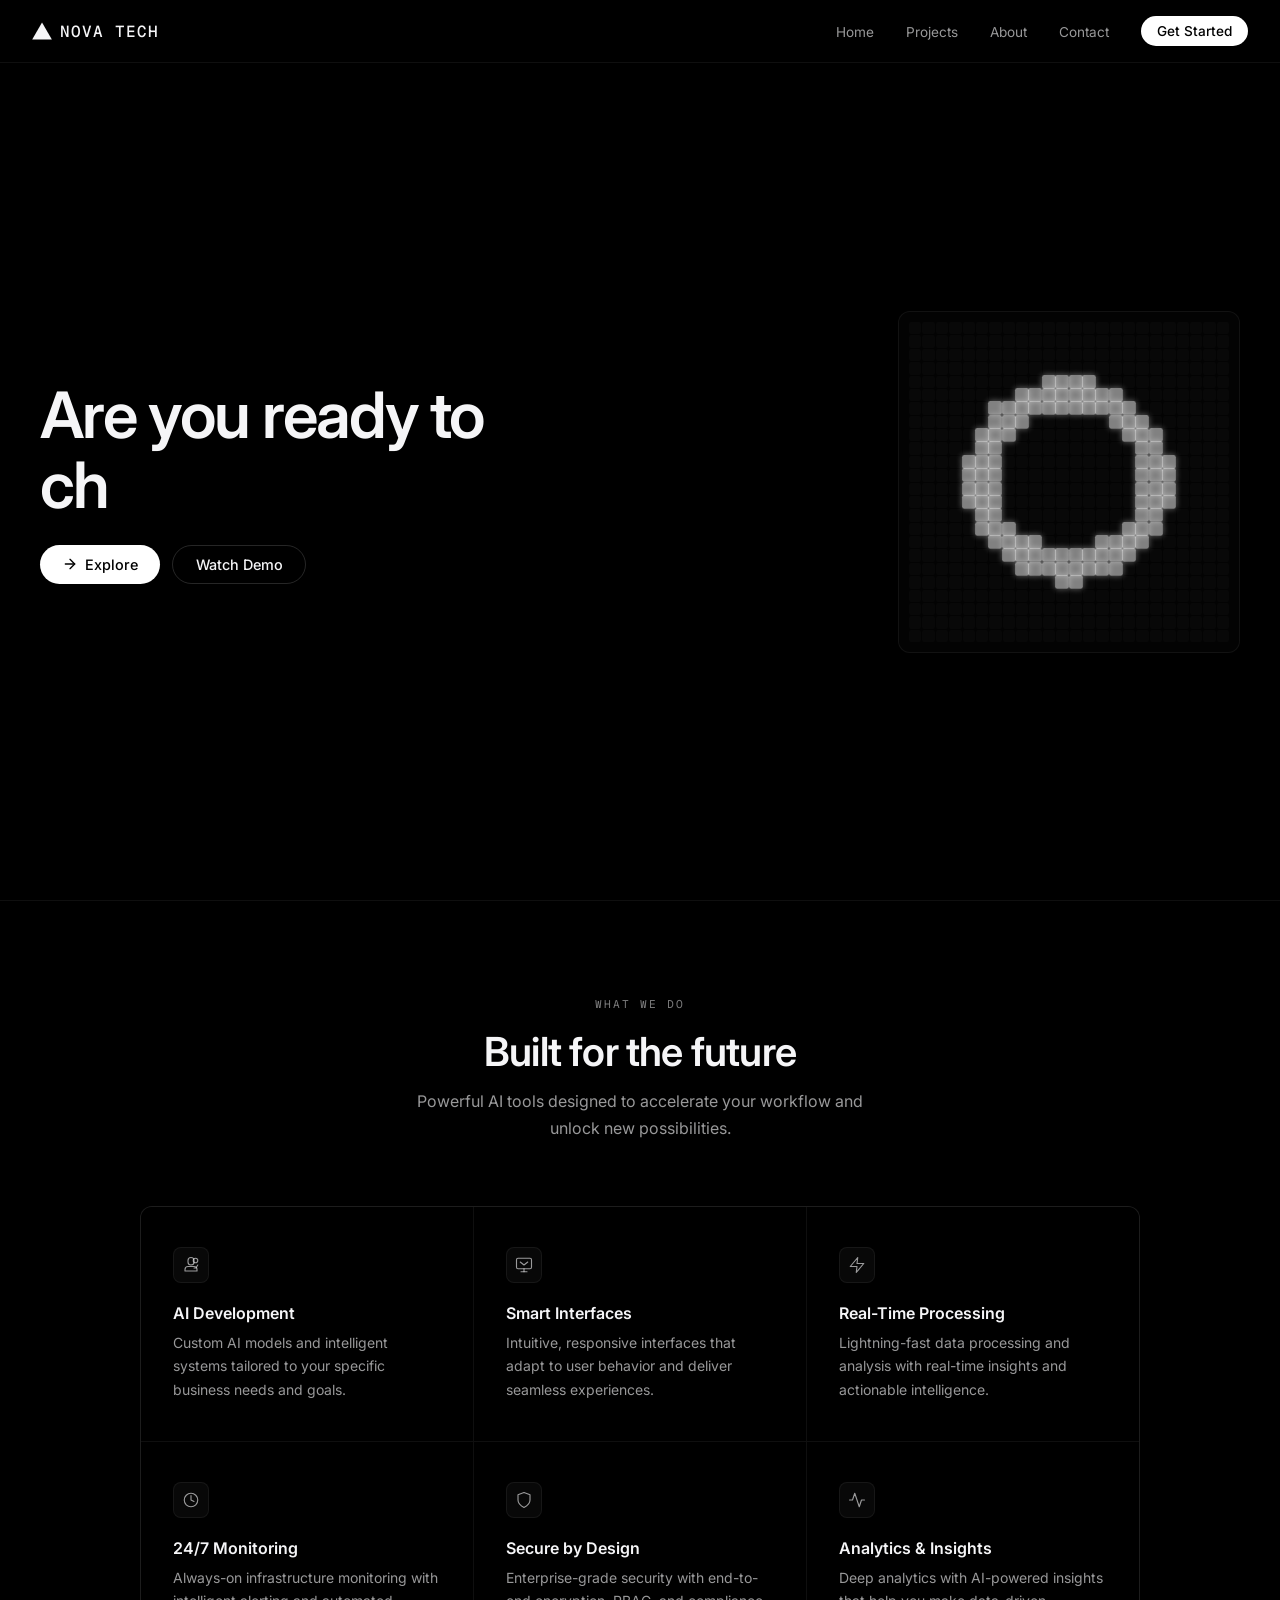
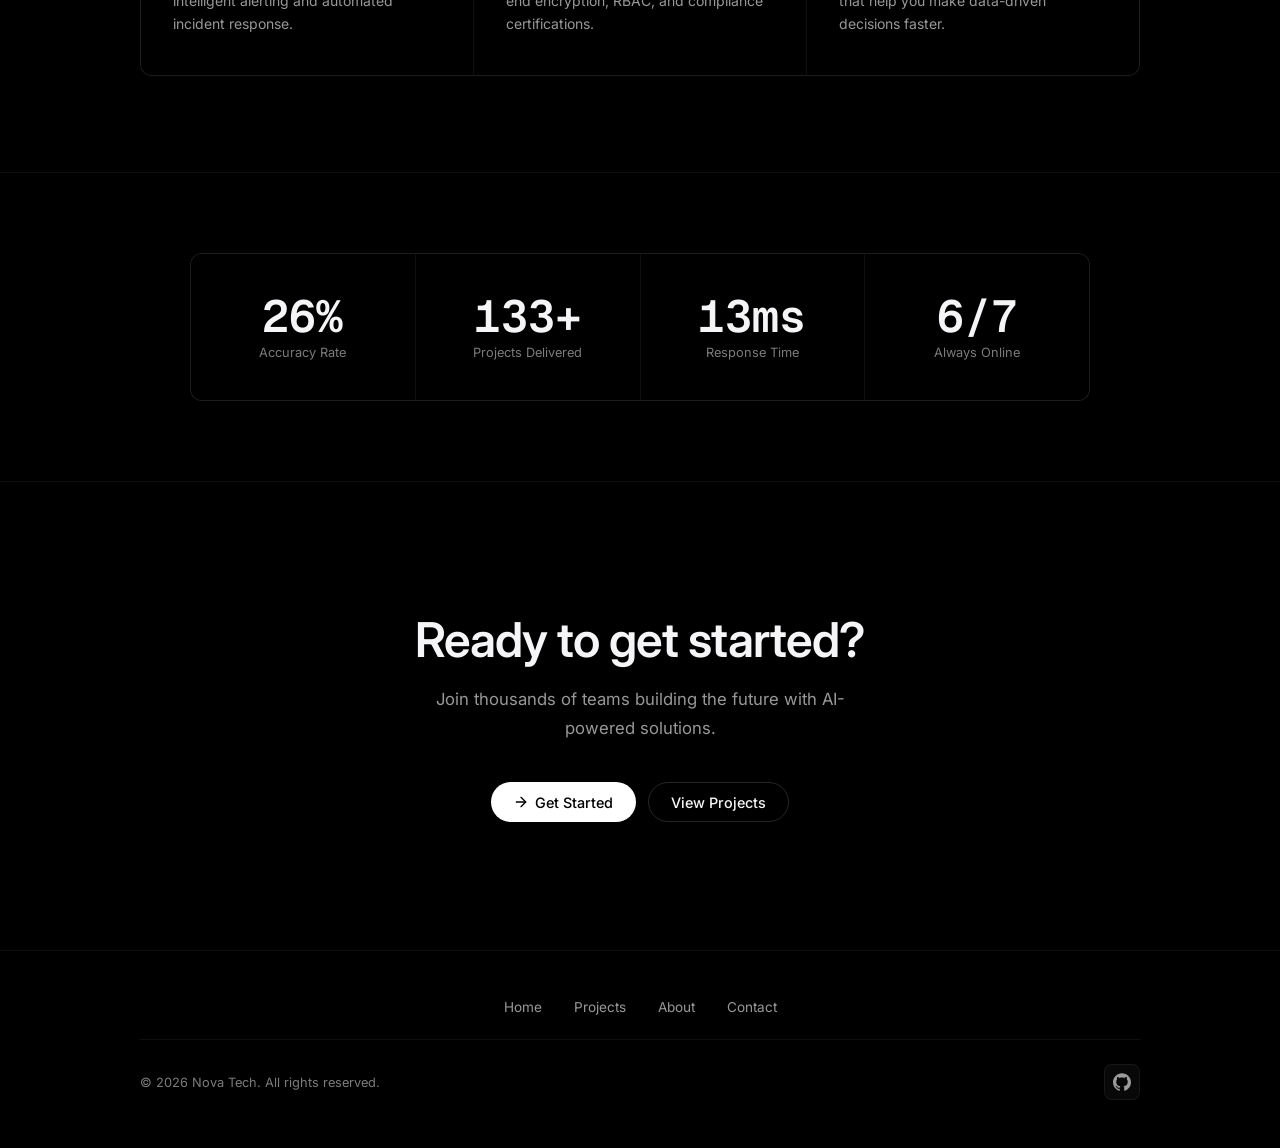
<file: index.html>
<!DOCTYPE html>
<html lang="en">
<head>
    <meta charset="UTF-8">
    <meta name="viewport" content="width=device-width, initial-scale=1.0">
    <meta name="description" content="Nova Tech — AI-powered portfolio. We build intelligent systems, custom AI models, and automated workflows that transform businesses.">
    <meta name="keywords" content="AI, Artificial Intelligence, Machine Learning, Portfolio, Nova Tech, Automation, Web Development">
    <meta name="author" content="Nova Tech">
    <meta name="robots" content="index, follow">

    <!-- Open Graph / Facebook -->
    <meta property="og:type" content="website">
    <meta property="og:url" content="https://portfolio-landing-page-psi-three.vercel.app/">
    <link rel="canonical" href="https://portfolio-landing-page-psi-three.vercel.app/">
    <meta property="og:title" content="Nova Tech — AI Portfolio">
    <meta property="og:description" content="AI-powered portfolio. Building the future with intelligent systems and automated workflows.">
    <meta property="og:image" content="https://portfolio-landing-page-psi-three.vercel.app/assets/og-image.png">

    <!-- Twitter -->
    <meta property="twitter:card" content="summary_large_image">
    <meta property="twitter:url" content="https://portfolio-landing-page-psi-three.vercel.app/">
    <meta property="twitter:title" content="Nova Tech — AI Portfolio">
    <meta property="twitter:description" content="AI-powered portfolio. Building the future with intelligent systems and automated workflows.">
    <meta property="twitter:image" content="https://portfolio-landing-page-psi-three.vercel.app/assets/og-image.png">

    <title>Nova Tech — AI Portfolio</title>

    <!-- Favicon / PWA -->
    <link rel="icon" type="image/svg+xml" href="assets/icons/favicon.svg">
    <link rel="apple-touch-icon" href="assets/icons/apple-touch-icon.png">
    <link rel="manifest" href="manifest.json">
    <meta name="theme-color" content="#000000">

    <!-- Fonts -->
    <link rel="preconnect" href="https://fonts.googleapis.com">
    <link rel="preconnect" href="https://fonts.gstatic.com" crossorigin>
    <link href="https://fonts.googleapis.com/css2?family=Inter:wght@400;500;600;700&family=Geist+Mono:wght@400;500&display=swap" rel="stylesheet">

    <!-- Styles -->
    <link rel="stylesheet" href="css/main.css">
    <link rel="stylesheet" href="css/hero.css">
    <link rel="stylesheet" href="css/features.css">
    <link rel="stylesheet" href="css/stats.css">
    <link rel="stylesheet" href="css/responsive.css">
</head>
<body>
    <!-- Navigation -->
    <nav class="nav">
        <a href="index.html" class="nav-logo">
            <svg viewBox="0 0 75 65"><path d="M37.59.25l36.91 64H.69l36.9-64z"/></svg>
            NOVA TECH
        </a>
        <ul class="nav-links">
            <li><a href="index.html" class="nav-link-active">Home</a></li>
            <li><a href="projects.html">Projects</a></li>
            <li><a href="about.html">About</a></li>
            <li><a href="contact.html">Contact</a></li>
            <li><button class="nav-btn" type="button">Get Started</button></li>
        </ul>
        <!-- Mobile menu button -->
        <button class="mobile-menu-btn" id="mobileMenuBtn" aria-label="Toggle menu" aria-controls="mobileMenu" aria-expanded="false">
            <span class="bar bar-1"></span>
            <span class="bar bar-2"></span>
            <span class="bar bar-3"></span>
        </button>
        <!-- Mobile menu overlay -->
        <div class="mobile-menu" id="mobileMenu" role="dialog" aria-label="Mobile navigation">
            <div class="menu-inner">
                <div class="menu-links">
                    <a href="index.html" class="mobile-menu-link" data-index="0">
                        <span class="link-number">01</span>
                        <span class="link-text">Home</span>
                        <svg class="link-arrow" viewBox="0 0 24 24" width="16" height="16" fill="none" stroke="currentColor" stroke-width="2" stroke-linecap="round" stroke-linejoin="round"><path d="M5 12h14"/><path d="m12 5 7 7-7 7"/></svg>
                    </a>
                    <a href="projects.html" class="mobile-menu-link" data-index="1">
                        <span class="link-number">02</span>
                        <span class="link-text">Projects</span>
                        <svg class="link-arrow" viewBox="0 0 24 24" width="16" height="16" fill="none" stroke="currentColor" stroke-width="2" stroke-linecap="round" stroke-linejoin="round"><path d="M5 12h14"/><path d="m12 5 7 7-7 7"/></svg>
                    </a>
                    <a href="about.html" class="mobile-menu-link" data-index="2">
                        <span class="link-number">03</span>
                        <span class="link-text">About</span>
                        <svg class="link-arrow" viewBox="0 0 24 24" width="16" height="16" fill="none" stroke="currentColor" stroke-width="2" stroke-linecap="round" stroke-linejoin="round"><path d="M5 12h14"/><path d="m12 5 7 7-7 7"/></svg>
                    </a>
                    <a href="contact.html" class="mobile-menu-link" data-index="3">
                        <span class="link-number">04</span>
                        <span class="link-text">Contact</span>
                        <svg class="link-arrow" viewBox="0 0 24 24" width="16" height="16" fill="none" stroke="currentColor" stroke-width="2" stroke-linecap="round" stroke-linejoin="round"><path d="M5 12h14"/><path d="m12 5 7 7-7 7"/></svg>
                    </a>
                </div>
                <div class="menu-bottom">
                    <a href="contact.html" class="mobile-cta-btn">
                        <span class="cta-text">Get Started</span>
                        <svg viewBox="0 0 24 24" width="18" height="18" fill="none" stroke="currentColor" stroke-width="2" stroke-linecap="round" stroke-linejoin="round"><path d="M5 12h14"/><path d="m12 5 7 7-7 7"/></svg>
                    </a>
                    <div class="menu-divider"></div>
                    <div class="menu-social">
                        <a href="https://github.com/Yunister3" target="_blank" rel="noopener noreferrer" class="menu-social-link" aria-label="GitHub"><svg viewBox="0 0 24 24" width="18" height="18" fill="currentColor"><path d="M12 .297c-6.63 0-12 5.373-12 12 0 5.303 3.438 9.8 8.205 11.385.6.113.82-.258.82-.577 0-.285-.01-1.04-.015-2.04-3.338.724-4.042-1.61-4.042-1.61C4.422 18.07 3.633 17.7 3.633 17.7c-1.087-.744.084-.729.084-.729 1.205.084 1.838 1.236 1.838 1.236 1.07 1.835 2.809 1.305 3.495.998.108-.776.417-1.305.76-1.605-2.665-.3-5.466-1.332-5.466-5.93 0-1.31.465-2.38 1.235-3.22-.135-.303-.54-1.523.105-3.176 0 0 1.005-.322 3.3 1.23.96-.267 1.98-.399 3-.405 1.02.006 2.04.138 3 .405 2.28-1.552 3.285-1.23 3.285-1.23.645 1.653.24 2.873.12 3.176.765.84 1.23 1.91 1.23 3.22 0 4.61-2.805 5.625-5.475 5.92.42.36.81 1.096.81 2.22 0 1.606-.015 2.896-.015 3.286 0 .315.21.69.825.57C20.565 22.092 24 17.592 24 12.297c0-6.627-5.373-12-12-12"/></svg></a>
</div>
                </div>
            </div>
        </div>
    </nav>

    <!-- Hero Section -->
    <section class="hero" id="hero">
        <div class="hero-darkness"></div>

        <div class="hero-content">
            <!-- Left: Headline -->
            <div class="hero-text">
                <h1 class="hero-headline">
                    <span class="line">Are you ready to</span>
                    <span class="line" id="typingLine"></span>
                </h1>
                <div class="hero-actions">
                    <a href="#features" class="btn btn-primary">
                        <svg viewBox="0 0 24 24"><path d="M5 12h14"/><path d="m12 5 7 7-7 7"/></svg>
                        Explore
                    </a>
                    <a href="projects.html" class="btn btn-secondary">Watch Demo</a>
                </div>
            </div>

            <!-- Right: Interactive dots grid (24x24 pixel art monitor) -->
            <div class="hero-dots" id="dotsGrid" role="img" aria-label="Interactive pixel art display"></div>
        </div>
    </section>

    <!-- Features Section -->
    <section class="features" id="features">
        <div class="features-header">
            <span class="section-label">What We Do</span>
            <h2 class="section-title">Built for the future</h2>
            <p class="section-desc">Powerful AI tools designed to accelerate your workflow and unlock new possibilities.</p>
        </div>

        <div class="features-grid grid-container">
            <div class="feature-card grid-item">
                <div class="feature-icon">
                    <svg viewBox="0 0 24 24"><path d="M12 2a4 4 0 0 1 4 4v2a4 4 0 0 1-8 0V6a4 4 0 0 1 4-4z"/><path d="M16 14H8a4 4 0 0 0-4 4v2h16v-2a4 4 0 0 0-4-4z"/><circle cx="18" cy="6" r="3"/><path d="M21 12l-2.5 4H16"/></svg>
                </div>
                <h3 class="feature-title">AI Development</h3>
                <p class="feature-desc">Custom AI models and intelligent systems tailored to your specific business needs and goals.</p>
            </div>

            <div class="feature-card grid-item">
                <div class="feature-icon">
                    <svg viewBox="0 0 24 24"><rect x="2" y="3" width="20" height="14" rx="2"/><path d="M8 21h8"/><path d="M12 17v4"/><path d="m7 8 5 4 5-4"/></svg>
                </div>
                <h3 class="feature-title">Smart Interfaces</h3>
                <p class="feature-desc">Intuitive, responsive interfaces that adapt to user behavior and deliver seamless experiences.</p>
            </div>

            <div class="feature-card grid-item">
                <div class="feature-icon">
                    <svg viewBox="0 0 24 24"><path d="M13 2L3 14h9l-1 8 10-12h-9l1-8z"/></svg>
                </div>
                <h3 class="feature-title">Real-Time Processing</h3>
                <p class="feature-desc">Lightning-fast data processing and analysis with real-time insights and actionable intelligence.</p>
            </div>

            <div class="feature-card grid-item">
                <div class="feature-icon">
                    <svg viewBox="0 0 24 24"><path d="M21 12a9 9 0 1 1-18 0 9 9 0 0 1 18 0z"/><path d="M12 6v6l4 2"/></svg>
                </div>
                <h3 class="feature-title">24/7 Monitoring</h3>
                <p class="feature-desc">Always-on infrastructure monitoring with intelligent alerting and automated incident response.</p>
            </div>

            <div class="feature-card grid-item">
                <div class="feature-icon">
                    <svg viewBox="0 0 24 24"><path d="M12 22s8-4 8-10V5l-8-3-8 3v7c0 6 8 10 8 10z"/></svg>
                </div>
                <h3 class="feature-title">Secure by Design</h3>
                <p class="feature-desc">Enterprise-grade security with end-to-end encryption, RBAC, and compliance certifications.</p>
            </div>

            <div class="feature-card grid-item">
                <div class="feature-icon">
                    <svg viewBox="0 0 24 24"><polyline points="22 12 18 12 15 21 9 3 6 12 2 12"/></svg>
                </div>
                <h3 class="feature-title">Analytics & Insights</h3>
                <p class="feature-desc">Deep analytics with AI-powered insights that help you make data-driven decisions faster.</p>
            </div>
        </div>
    </section>

    <!-- Stats Section -->
    <section class="stats" id="stats">
        <div class="stats-grid grid-container">
            <div class="stat-item grid-item">
                <div class="stat-number" data-target="99" data-suffix="%">0%</div>
                <div class="stat-label">Accuracy Rate</div>
            </div>
            <div class="stat-item grid-item">
                <div class="stat-number" data-target="500" data-suffix="+">0+</div>
                <div class="stat-label">Projects Delivered</div>
            </div>
            <div class="stat-item grid-item">
                <div class="stat-number" data-target="50" data-suffix="ms">0ms</div>
                <div class="stat-label">Response Time</div>
            </div>
            <div class="stat-item grid-item">
                <div class="stat-number" data-target="24" data-suffix="/7">0/7</div>
                <div class="stat-label">Always Online</div>
            </div>
        </div>
    </section>

    <!-- CTA Section -->
    <section class="cta-section" id="cta">
        <h2 class="cta-title">Ready to get started?</h2>
        <p class="cta-desc">Join thousands of teams building the future with AI-powered solutions.</p>
        <div class="hero-actions">
            <a href="contact.html" class="btn btn-primary">
                <svg viewBox="0 0 24 24"><path d="M5 12h14"/><path d="m12 5 7 7-7 7"/></svg>
                Get Started
            </a>
            <a href="projects.html" class="btn btn-secondary">View Projects</a>
        </div>
    </section>

    <!-- Footer -->
    <footer class="footer">
        <div class="footer-content">
            <div class="footer-links">
                <a href="index.html">Home</a>
                <a href="projects.html">Projects</a>
                <a href="about.html">About</a>
                <a href="contact.html">Contact</a>
            </div>
            <div class="footer-bottom">
                <p class="footer-text">&copy; <span data-copy-year>2026</span> Nova Tech. All rights reserved.</p>
                <div class="footer-social">
                                        <a href="https://github.com/Yunister3" target="_blank" rel="noopener noreferrer" class="footer-social-link" aria-label="GitHub">
                        <svg viewBox="0 0 24 24" width="18" height="18" fill="currentColor"><path d="M12 .297c-6.63 0-12 5.373-12 12 0 5.303 3.438 9.8 8.205 11.385.6.113.82-.258.82-.577 0-.285-.01-1.04-.015-2.04-3.338.724-4.042-1.61-4.042-1.61C4.422 18.07 3.633 17.7 3.633 17.7c-1.087-.744.084-.729.084-.729 1.205.084 1.838 1.236 1.838 1.236 1.07 1.835 2.809 1.305 3.495.998.108-.776.417-1.305.76-1.605-2.665-.3-5.466-1.332-5.466-5.93 0-1.31.465-2.38 1.235-3.22-.135-.303-.54-1.523.105-3.176 0 0 1.005-.322 3.3 1.23.96-.267 1.98-.399 3-.405 1.02.006 2.04.138 3 .405 2.28-1.552 3.285-1.23 3.285-1.23.645 1.653.24 2.873.12 3.176.765.84 1.23 1.91 1.23 3.22 0 4.61-2.805 5.625-5.475 5.92.42.36.81 1.096.81 2.22 0 1.606-.015 2.896-.015 3.286 0 .315.21.69.825.57C20.565 22.092 24 17.592 24 12.297c0-6.627-5.373-12-12-12"/></svg>
                    </a>
</div>
            </div>
        </div>
    </footer>

    <!-- Scripts -->
    <script src="js/dots.js"></script>
    <script src="js/typing.js"></script>
    <script src="js/counter.js"></script>
    <script src="js/scroll.js"></script>
    <script src="js/mobile-menu.js"></script>
    <script src="js/main.js"></script>
</body>
</html>
</file>
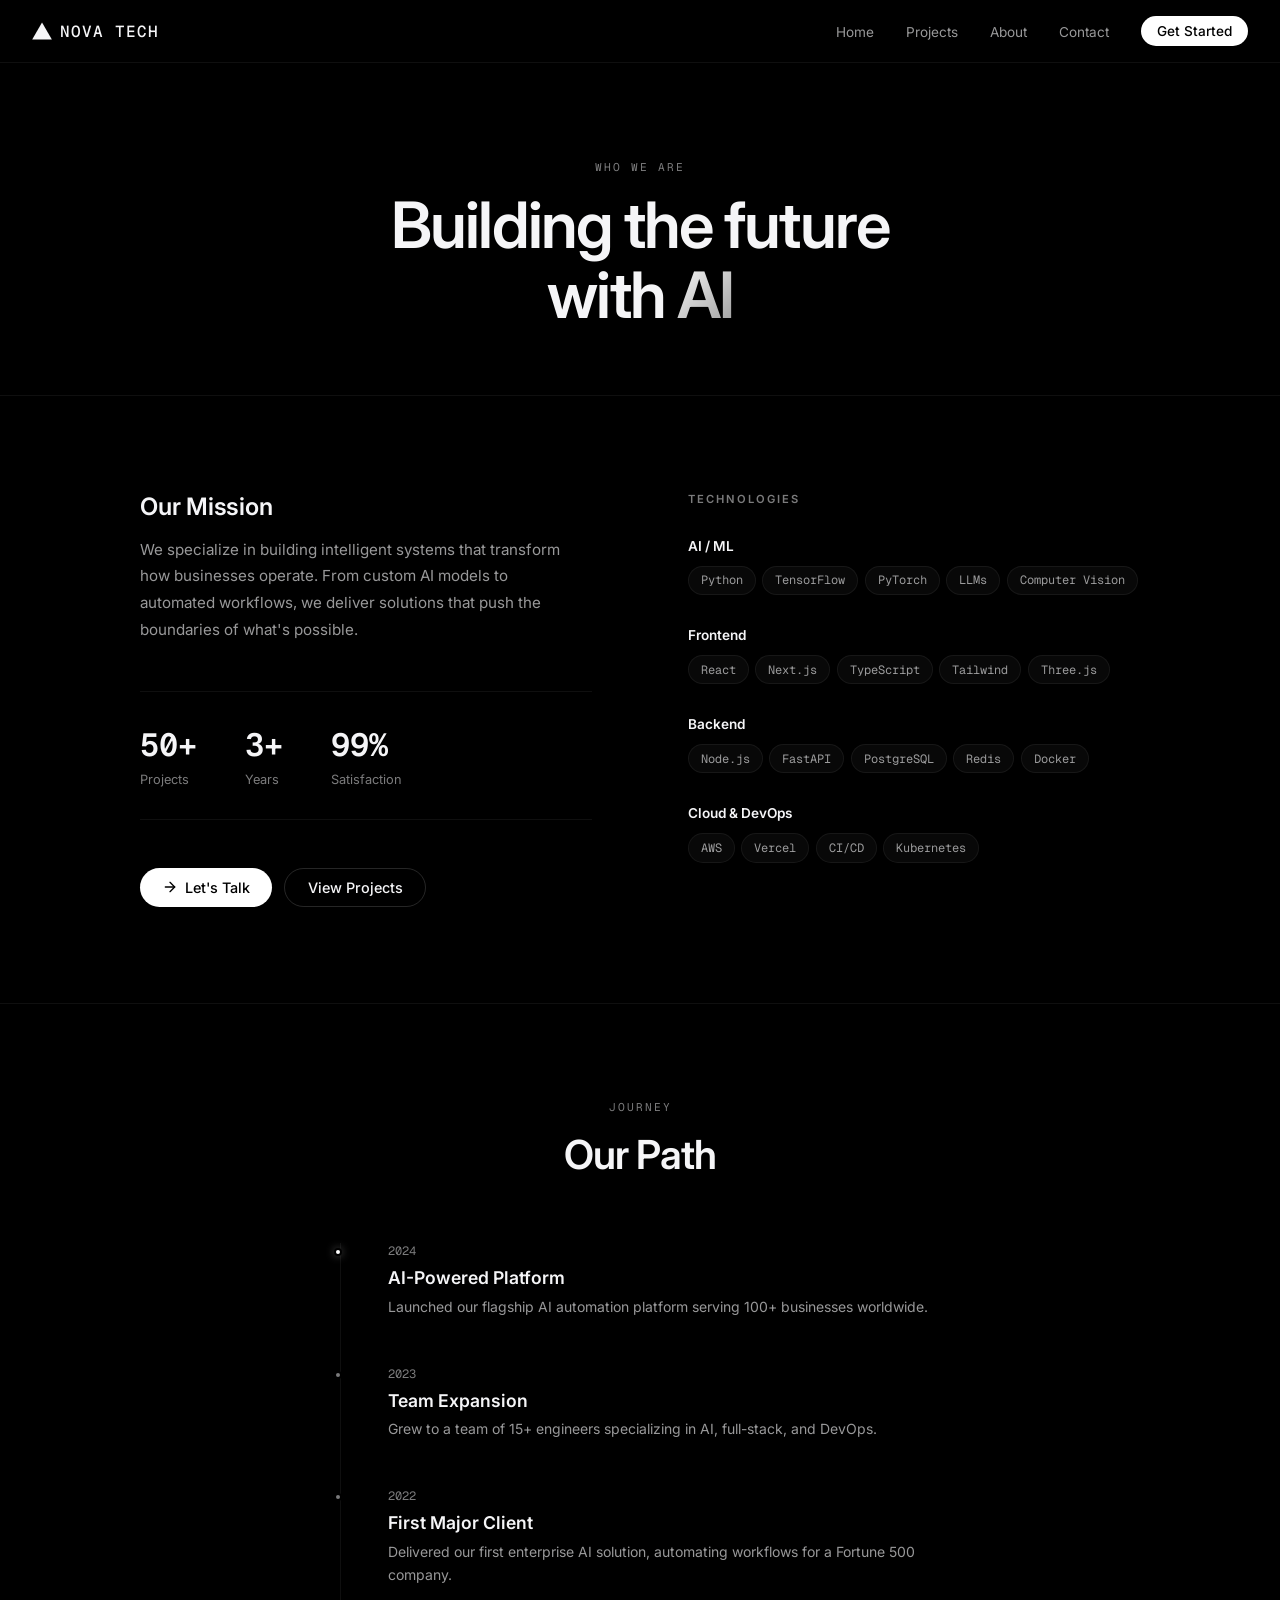
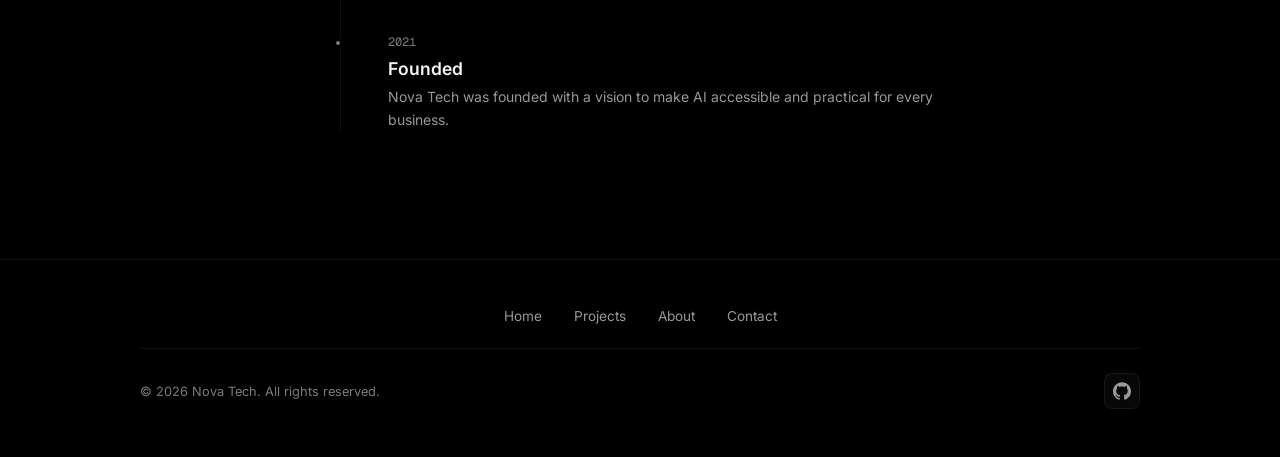
<file: about.html>
<!DOCTYPE html>
<html lang="en">
<head>
    <meta charset="UTF-8">
    <meta name="viewport" content="width=device-width, initial-scale=1.0">
    <meta name="description" content="Learn about Nova Tech — our mission, technologies, and journey in building AI-powered solutions.">
    <meta name="robots" content="index, follow">
    <title>Nova Tech — About</title>
    <link rel="canonical" href="https://portfolio-landing-page-psi-three.vercel.app/about.html">

    <!-- Open Graph / Twitter -->
    <meta property="og:type" content="website">
    <meta property="og:url" content="https://portfolio-landing-page-psi-three.vercel.app/about.html">
    <meta property="og:title" content="Nova Tech — About">
    <meta property="og:description" content="Learn about Nova Tech — our mission, technologies, and journey in building AI-powered solutions.">
    <meta property="og:image" content="https://portfolio-landing-page-psi-three.vercel.app/assets/og-image.png">
    <meta property="twitter:card" content="summary_large_image">
    <meta property="twitter:title" content="Nova Tech — About">
    <meta property="twitter:description" content="Learn about Nova Tech — our mission, technologies, and journey in building AI-powered solutions.">
    <meta property="twitter:image" content="https://portfolio-landing-page-psi-three.vercel.app/assets/og-image.png">

    <!-- Favicon / PWA -->
    <link rel="icon" type="image/svg+xml" href="assets/icons/favicon.svg">
    <link rel="manifest" href="manifest.json">
    <meta name="theme-color" content="#000000">

    <!-- Fonts -->
    <link rel="preconnect" href="https://fonts.googleapis.com">
    <link rel="preconnect" href="https://fonts.gstatic.com" crossorigin>
    <link href="https://fonts.googleapis.com/css2?family=Inter:wght@400;500;600;700&family=Geist+Mono:wght@400;500&display=swap" rel="stylesheet">

    <!-- Styles -->
    <link rel="stylesheet" href="css/main.css">
    <link rel="stylesheet" href="css/about.css">
    <link rel="stylesheet" href="css/responsive.css">
</head>
<body>
    <!-- Navigation -->
    <nav class="nav">
        <a href="index.html" class="nav-logo">
            <svg viewBox="0 0 75 65"><path d="M37.59.25l36.91 64H.69l36.9-64z"/></svg>
            NOVA TECH
        </a>
        <ul class="nav-links">
            <li><a href="index.html">Home</a></li>
            <li><a href="projects.html">Projects</a></li>
            <li><a href="about.html" class="nav-link-active">About</a></li>
            <li><a href="contact.html">Contact</a></li>
            <li><button class="nav-btn" type="button">Get Started</button></li>
        </ul>
        <button class="mobile-menu-btn" id="mobileMenuBtn" aria-label="Toggle menu" aria-controls="mobileMenu" aria-expanded="false">
            <span class="bar bar-1"></span><span class="bar bar-2"></span><span class="bar bar-3"></span>
        </button>
        <div class="mobile-menu" id="mobileMenu" role="dialog" aria-label="Mobile navigation">
            <div class="menu-inner">
                <div class="menu-links">
                    <a href="index.html" class="mobile-menu-link" data-index="0"><span class="link-number">01</span><span class="link-text">Home</span><svg class="link-arrow" viewBox="0 0 24 24" width="16" height="16" fill="none" stroke="currentColor" stroke-width="2" stroke-linecap="round" stroke-linejoin="round"><path d="M5 12h14"/><path d="m12 5 7 7-7 7"/></svg></a>
                    <a href="projects.html" class="mobile-menu-link" data-index="1"><span class="link-number">02</span><span class="link-text">Projects</span><svg class="link-arrow" viewBox="0 0 24 24" width="16" height="16" fill="none" stroke="currentColor" stroke-width="2" stroke-linecap="round" stroke-linejoin="round"><path d="M5 12h14"/><path d="m12 5 7 7-7 7"/></svg></a>
                    <a href="about.html" class="mobile-menu-link" data-index="2"><span class="link-number">03</span><span class="link-text">About</span><svg class="link-arrow" viewBox="0 0 24 24" width="16" height="16" fill="none" stroke="currentColor" stroke-width="2" stroke-linecap="round" stroke-linejoin="round"><path d="M5 12h14"/><path d="m12 5 7 7-7 7"/></svg></a>
                    <a href="contact.html" class="mobile-menu-link" data-index="3"><span class="link-number">04</span><span class="link-text">Contact</span><svg class="link-arrow" viewBox="0 0 24 24" width="16" height="16" fill="none" stroke="currentColor" stroke-width="2" stroke-linecap="round" stroke-linejoin="round"><path d="M5 12h14"/><path d="m12 5 7 7-7 7"/></svg></a>
                </div>
                <div class="menu-bottom">
                    <a href="contact.html" class="mobile-cta-btn"><span class="cta-text">Get Started</span><svg viewBox="0 0 24 24" width="18" height="18" fill="none" stroke="currentColor" stroke-width="2" stroke-linecap="round" stroke-linejoin="round"><path d="M5 12h14"/><path d="m12 5 7 7-7 7"/></svg></a>
                    <div class="menu-divider"></div>
                    <div class="menu-social">
                        <a href="https://github.com/Yunister3" target="_blank" rel="noopener noreferrer" class="menu-social-link" aria-label="GitHub"><svg viewBox="0 0 24 24" width="18" height="18" fill="currentColor"><path d="M12 .297c-6.63 0-12 5.373-12 12 0 5.303 3.438 9.8 8.205 11.385.6.113.82-.258.82-.577 0-.285-.01-1.04-.015-2.04-3.338.724-4.042-1.61-4.042-1.61C4.422 18.07 3.633 17.7 3.633 17.7c-1.087-.744.084-.729.084-.729 1.205.084 1.838 1.236 1.838 1.236 1.07 1.835 2.809 1.305 3.495.998.108-.776.417-1.305.76-1.605-2.665-.3-5.466-1.332-5.466-5.93 0-1.31.465-2.38 1.235-3.22-.135-.303-.54-1.523.105-3.176 0 0 1.005-.322 3.3 1.23.96-.267 1.98-.399 3-.405 1.02.006 2.04.138 3 .405 2.28-1.552 3.285-1.23 3.285-1.23.645 1.653.24 2.873.12 3.176.765.84 1.23 1.91 1.23 3.22 0 4.61-2.805 5.625-5.475 5.92.42.36.81 1.096.81 2.22 0 1.606-.015 2.896-.015 3.286 0 .315.21.69.825.57C20.565 22.092 24 17.592 24 12.297c0-6.627-5.373-12-12-12"/></svg></a>
</div>
                </div>
            </div>
        </div>
    </nav>

    <!-- About Header -->
    <section class="about-header">
        <div class="about-header-content">
            <span class="section-label">Who We Are</span>
            <h1 class="about-title">Building the future<br>with <span class="accent">AI</span></h1>
        </div>
    </section>

    <!-- About Content -->
    <section class="about-content">
        <div class="about-grid">
            <!-- Left: Info -->
            <div class="about-info">
                <div class="about-text">
                    <h2>Our Mission</h2>
                    <p>We specialize in building intelligent systems that transform how businesses operate. From custom AI models to automated workflows, we deliver solutions that push the boundaries of what's possible.</p>
                </div>

                <div class="about-stats">
                    <div class="about-stat">
                        <span class="about-stat-number">50+</span>
                        <span class="about-stat-label">Projects</span>
                    </div>
                    <div class="about-stat">
                        <span class="about-stat-number">3+</span>
                        <span class="about-stat-label">Years</span>
                    </div>
                    <div class="about-stat">
                        <span class="about-stat-number">99%</span>
                        <span class="about-stat-label">Satisfaction</span>
                    </div>
                </div>

                <div class="about-cta">
                    <a href="contact.html" class="btn btn-primary">
                        <svg viewBox="0 0 24 24"><path d="M5 12h14"/><path d="m12 5 7 7-7 7"/></svg>
                        Let's Talk
                    </a>
                    <a href="projects.html" class="btn btn-secondary">View Projects</a>
                </div>
            </div>

            <!-- Right: Skills -->
            <div class="about-skills">
                <h3>Technologies</h3>
                <div class="skills-category">
                    <h4>AI / ML</h4>
                    <div class="skills-list">
                        <span class="skill-tag">Python</span>
                        <span class="skill-tag">TensorFlow</span>
                        <span class="skill-tag">PyTorch</span>
                        <span class="skill-tag">LLMs</span>
                        <span class="skill-tag">Computer Vision</span>
                    </div>
                </div>
                <div class="skills-category">
                    <h4>Frontend</h4>
                    <div class="skills-list">
                        <span class="skill-tag">React</span>
                        <span class="skill-tag">Next.js</span>
                        <span class="skill-tag">TypeScript</span>
                        <span class="skill-tag">Tailwind</span>
                        <span class="skill-tag">Three.js</span>
                    </div>
                </div>
                <div class="skills-category">
                    <h4>Backend</h4>
                    <div class="skills-list">
                        <span class="skill-tag">Node.js</span>
                        <span class="skill-tag">FastAPI</span>
                        <span class="skill-tag">PostgreSQL</span>
                        <span class="skill-tag">Redis</span>
                        <span class="skill-tag">Docker</span>
                    </div>
                </div>
                <div class="skills-category">
                    <h4>Cloud & DevOps</h4>
                    <div class="skills-list">
                        <span class="skill-tag">AWS</span>
                        <span class="skill-tag">Vercel</span>
                        <span class="skill-tag">CI/CD</span>
                        <span class="skill-tag">Kubernetes</span>
                    </div>
                </div>
            </div>
        </div>
    </section>

    <!-- Timeline -->
    <section class="timeline-section">
        <div class="timeline-header">
            <span class="section-label">Journey</span>
            <h2 class="section-title">Our Path</h2>
        </div>
        <div class="timeline">
            <div class="timeline-item">
                <div class="timeline-dot"></div>
                <div class="timeline-content">
                    <span class="timeline-date">2024</span>
                    <h3 class="timeline-title">AI-Powered Platform</h3>
                    <p class="timeline-desc">Launched our flagship AI automation platform serving 100+ businesses worldwide.</p>
                </div>
            </div>
            <div class="timeline-item">
                <div class="timeline-dot"></div>
                <div class="timeline-content">
                    <span class="timeline-date">2023</span>
                    <h3 class="timeline-title">Team Expansion</h3>
                    <p class="timeline-desc">Grew to a team of 15+ engineers specializing in AI, full-stack, and DevOps.</p>
                </div>
            </div>
            <div class="timeline-item">
                <div class="timeline-dot"></div>
                <div class="timeline-content">
                    <span class="timeline-date">2022</span>
                    <h3 class="timeline-title">First Major Client</h3>
                    <p class="timeline-desc">Delivered our first enterprise AI solution, automating workflows for a Fortune 500 company.</p>
                </div>
            </div>
            <div class="timeline-item">
                <div class="timeline-dot"></div>
                <div class="timeline-content">
                    <span class="timeline-date">2021</span>
                    <h3 class="timeline-title">Founded</h3>
                    <p class="timeline-desc">Nova Tech was founded with a vision to make AI accessible and practical for every business.</p>
                </div>
            </div>
        </div>
    </section>

    <!-- Footer -->
    <footer class="footer">
        <div class="footer-content">
            <div class="footer-links">
                <a href="index.html">Home</a>
                <a href="projects.html">Projects</a>
                <a href="about.html">About</a>
                <a href="contact.html">Contact</a>
            </div>
            <div class="footer-bottom">
                <p class="footer-text">&copy; <span data-copy-year>2026</span> Nova Tech. All rights reserved.</p>
                <div class="footer-social">
                                        <a href="https://github.com/Yunister3" target="_blank" rel="noopener noreferrer" class="footer-social-link" aria-label="GitHub">
                        <svg viewBox="0 0 24 24" width="18" height="18" fill="currentColor"><path d="M12 .297c-6.63 0-12 5.373-12 12 0 5.303 3.438 9.8 8.205 11.385.6.113.82-.258.82-.577 0-.285-.01-1.04-.015-2.04-3.338.724-4.042-1.61-4.042-1.61C4.422 18.07 3.633 17.7 3.633 17.7c-1.087-.744.084-.729.084-.729 1.205.084 1.838 1.236 1.838 1.236 1.07 1.835 2.809 1.305 3.495.998.108-.776.417-1.305.76-1.605-2.665-.3-5.466-1.332-5.466-5.93 0-1.31.465-2.38 1.235-3.22-.135-.303-.54-1.523.105-3.176 0 0 1.005-.322 3.3 1.23.96-.267 1.98-.399 3-.405 1.02.006 2.04.138 3 .405 2.28-1.552 3.285-1.23 3.285-1.23.645 1.653.24 2.873.12 3.176.765.84 1.23 1.91 1.23 3.22 0 4.61-2.805 5.625-5.475 5.92.42.36.81 1.096.81 2.22 0 1.606-.015 2.896-.015 3.286 0 .315.21.69.825.57C20.565 22.092 24 17.592 24 12.297c0-6.627-5.373-12-12-12"/></svg>
                    </a>
</div>
            </div>
        </div>
    </footer>

    <!-- Scripts -->
    <script src="api-config.js"></script>
    <script src="js/mobile-menu.js"></script>
    <script src="js/main.js"></script>
</body>
</html>
</file>
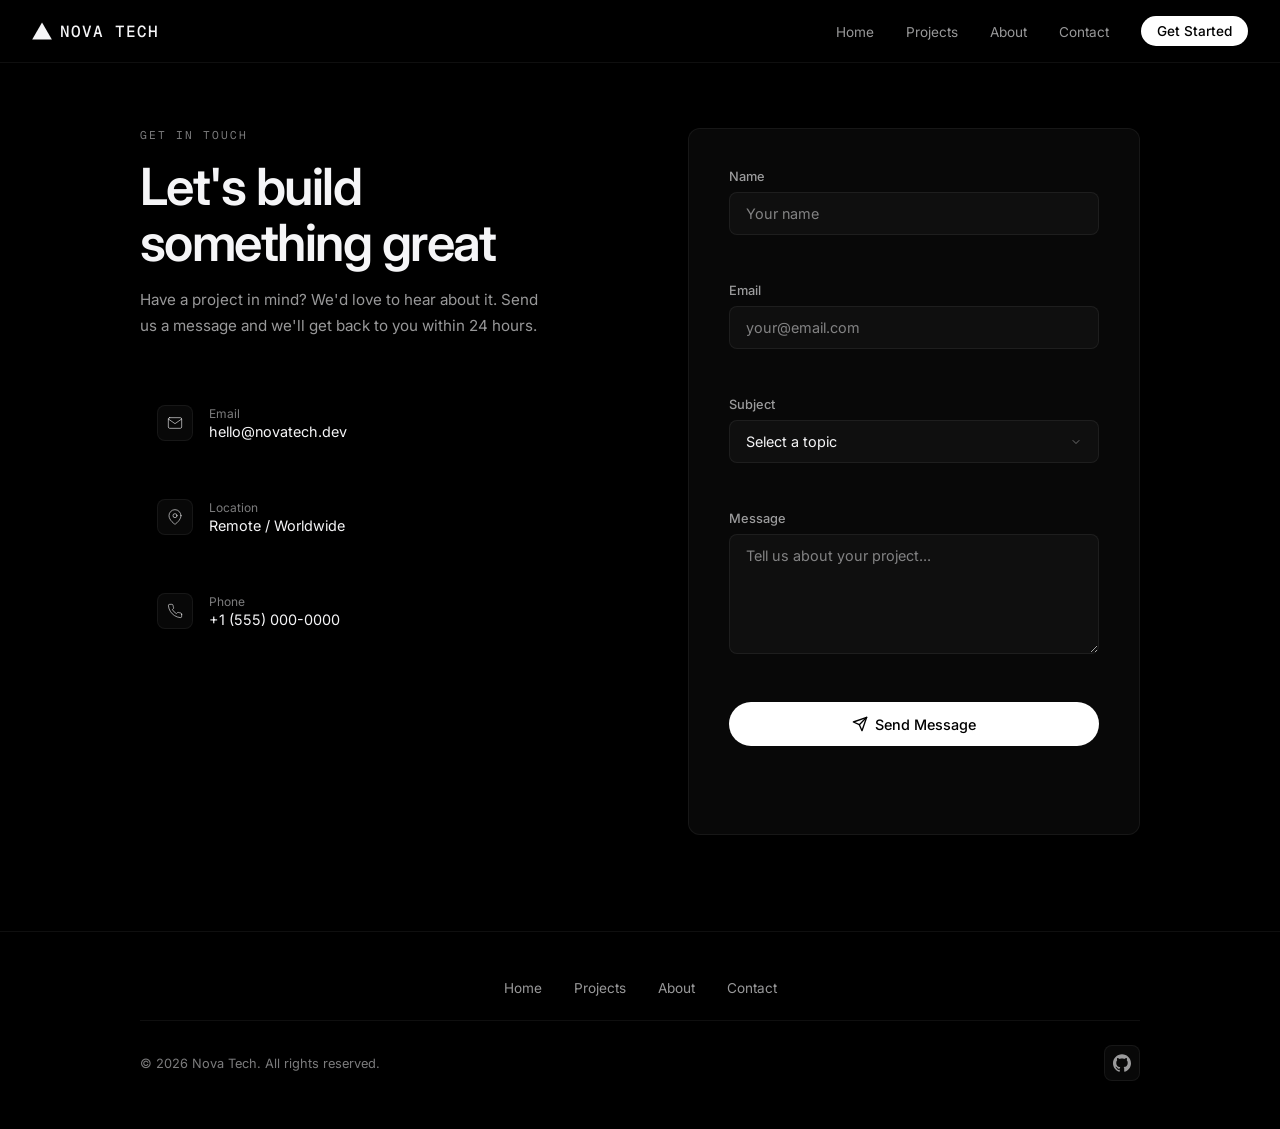
<file: contact.html>
<!DOCTYPE html>
<html lang="en">
<head>
    <meta charset="UTF-8">
    <meta name="viewport" content="width=device-width, initial-scale=1.0">
    <meta name="description" content="Contact Nova Tech for AI development, web applications, and automation projects. Let's build something great together.">
    <meta name="robots" content="index, follow">
    <title>Nova Tech — Contact</title>
    <link rel="canonical" href="https://portfolio-landing-page-psi-three.vercel.app/contact.html">

    <!-- Open Graph / Twitter -->
    <meta property="og:type" content="website">
    <meta property="og:url" content="https://portfolio-landing-page-psi-three.vercel.app/contact.html">
    <meta property="og:title" content="Nova Tech — Contact">
    <meta property="og:description" content="Contact Nova Tech for AI development, web applications, and automation projects. Let's build something great together.">
    <meta property="og:image" content="https://portfolio-landing-page-psi-three.vercel.app/assets/og-image.png">
    <meta property="twitter:card" content="summary_large_image">
    <meta property="twitter:title" content="Nova Tech — Contact">
    <meta property="twitter:description" content="Contact Nova Tech for AI development, web applications, and automation projects. Let's build something great together.">
    <meta property="twitter:image" content="https://portfolio-landing-page-psi-three.vercel.app/assets/og-image.png">

    <!-- Favicon / PWA -->
    <link rel="icon" type="image/svg+xml" href="assets/icons/favicon.svg">
    <link rel="manifest" href="manifest.json">
    <meta name="theme-color" content="#000000">

    <!-- Fonts -->
    <link rel="preconnect" href="https://fonts.googleapis.com">
    <link rel="preconnect" href="https://fonts.gstatic.com" crossorigin>
    <link href="https://fonts.googleapis.com/css2?family=Inter:wght@400;500;600;700&family=Geist+Mono:wght@400;500&display=swap" rel="stylesheet">

    <!-- Styles -->
    <link rel="stylesheet" href="css/main.css">
    <link rel="stylesheet" href="css/contact.css">
    <link rel="stylesheet" href="css/responsive.css">
</head>
<body>
    <!-- Navigation -->
    <nav class="nav">
        <a href="index.html" class="nav-logo">
            <svg viewBox="0 0 75 65"><path d="M37.59.25l36.91 64H.69l36.9-64z"/></svg>
            NOVA TECH
        </a>
        <ul class="nav-links">
            <li><a href="index.html">Home</a></li>
            <li><a href="projects.html">Projects</a></li>
            <li><a href="about.html">About</a></li>
            <li><a href="contact.html" class="nav-link-active">Contact</a></li>
            <li><button class="nav-btn" type="button">Get Started</button></li>
        </ul>
        <button class="mobile-menu-btn" id="mobileMenuBtn" aria-label="Toggle menu" aria-controls="mobileMenu" aria-expanded="false">
            <span class="bar bar-1"></span><span class="bar bar-2"></span><span class="bar bar-3"></span>
        </button>
        <div class="mobile-menu" id="mobileMenu" role="dialog" aria-label="Mobile navigation">
            <div class="menu-inner">
                <div class="menu-links">
                    <a href="index.html" class="mobile-menu-link" data-index="0"><span class="link-number">01</span><span class="link-text">Home</span><svg class="link-arrow" viewBox="0 0 24 24" width="16" height="16" fill="none" stroke="currentColor" stroke-width="2" stroke-linecap="round" stroke-linejoin="round"><path d="M5 12h14"/><path d="m12 5 7 7-7 7"/></svg></a>
                    <a href="projects.html" class="mobile-menu-link" data-index="1"><span class="link-number">02</span><span class="link-text">Projects</span><svg class="link-arrow" viewBox="0 0 24 24" width="16" height="16" fill="none" stroke="currentColor" stroke-width="2" stroke-linecap="round" stroke-linejoin="round"><path d="M5 12h14"/><path d="m12 5 7 7-7 7"/></svg></a>
                    <a href="about.html" class="mobile-menu-link" data-index="2"><span class="link-number">03</span><span class="link-text">About</span><svg class="link-arrow" viewBox="0 0 24 24" width="16" height="16" fill="none" stroke="currentColor" stroke-width="2" stroke-linecap="round" stroke-linejoin="round"><path d="M5 12h14"/><path d="m12 5 7 7-7 7"/></svg></a>
                    <a href="contact.html" class="mobile-menu-link" data-index="3"><span class="link-number">04</span><span class="link-text">Contact</span><svg class="link-arrow" viewBox="0 0 24 24" width="16" height="16" fill="none" stroke="currentColor" stroke-width="2" stroke-linecap="round" stroke-linejoin="round"><path d="M5 12h14"/><path d="m12 5 7 7-7 7"/></svg></a>
                </div>
                <div class="menu-bottom">
                    <a href="contact.html" class="mobile-cta-btn"><span class="cta-text">Get Started</span><svg viewBox="0 0 24 24" width="18" height="18" fill="none" stroke="currentColor" stroke-width="2" stroke-linecap="round" stroke-linejoin="round"><path d="M5 12h14"/><path d="m12 5 7 7-7 7"/></svg></a>
                    <div class="menu-divider"></div>
                    <div class="menu-social">
                        <a href="https://github.com/Yunister3" target="_blank" rel="noopener noreferrer" class="menu-social-link" aria-label="GitHub"><svg viewBox="0 0 24 24" width="18" height="18" fill="currentColor"><path d="M12 .297c-6.63 0-12 5.373-12 12 0 5.303 3.438 9.8 8.205 11.385.6.113.82-.258.82-.577 0-.285-.01-1.04-.015-2.04-3.338.724-4.042-1.61-4.042-1.61C4.422 18.07 3.633 17.7 3.633 17.7c-1.087-.744.084-.729.084-.729 1.205.084 1.838 1.236 1.838 1.236 1.07 1.835 2.809 1.305 3.495.998.108-.776.417-1.305.76-1.605-2.665-.3-5.466-1.332-5.466-5.93 0-1.31.465-2.38 1.235-3.22-.135-.303-.54-1.523.105-3.176 0 0 1.005-.322 3.3 1.23.96-.267 1.98-.399 3-.405 1.02.006 2.04.138 3 .405 2.28-1.552 3.285-1.23 3.285-1.23.645 1.653.24 2.873.12 3.176.765.84 1.23 1.91 1.23 3.22 0 4.61-2.805 5.625-5.475 5.92.42.36.81 1.096.81 2.22 0 1.606-.015 2.896-.015 3.286 0 .315.21.69.825.57C20.565 22.092 24 17.592 24 12.297c0-6.627-5.373-12-12-12"/></svg></a>
</div>
                </div>
            </div>
        </div>
    </nav>

    <!-- Contact Section -->
    <section class="contact-section">
        <div class="contact-content">
            <!-- Left: Info -->
            <div class="contact-info">
                <span class="section-label">Get in Touch</span>
                <h1 class="contact-title">Let's build<br>something <span class="accent">great</span></h1>
                <p class="contact-desc">Have a project in mind? We'd love to hear about it. Send us a message and we'll get back to you within 24 hours.</p>

                <div class="contact-methods">
                    <div class="contact-method">
                        <div class="contact-method-icon">
                            <svg viewBox="0 0 24 24"><path d="M4 4h16c1.1 0 2 .9 2 2v12c0 1.1-.9 2-2 2H4c-1.1 0-2-.9-2-2V6c0-1.1.9-2 2-2z"/><polyline points="22,6 12,13 2,6"/></svg>
                        </div>
                        <div class="contact-method-info">
                            <span class="contact-method-label">Email</span>
                            <span class="contact-method-value">hello@novatech.dev</span>
                        </div>
                    </div>
                    <div class="contact-method">
                        <div class="contact-method-icon">
                            <svg viewBox="0 0 24 24"><path d="M21 10c0 7-9 13-9 13s-9-6-9-13a9 9 0 0 1 18 0z"/><circle cx="12" cy="10" r="3"/></svg>
                        </div>
                        <div class="contact-method-info">
                            <span class="contact-method-label">Location</span>
                            <span class="contact-method-value">Remote / Worldwide</span>
                        </div>
                    </div>
                    <div class="contact-method">
                        <div class="contact-method-icon">
                            <svg viewBox="0 0 24 24"><path d="M22 16.92v3a2 2 0 0 1-2.18 2 19.79 19.79 0 0 1-8.63-3.07 19.5 19.5 0 0 1-6-6 19.79 19.79 0 0 1-3.07-8.67A2 2 0 0 1 4.11 2h3a2 2 0 0 1 2 1.72 12.84 12.84 0 0 0 .7 2.81 2 2 0 0 1-.45 2.11L8.09 9.91a16 16 0 0 0 6 6l1.27-1.27a2 2 0 0 1 2.11-.45 12.84 12.84 0 0 0 2.81.7A2 2 0 0 1 22 16.92z"/></svg>
                        </div>
                        <div class="contact-method-info">
                            <span class="contact-method-label">Phone</span>
                            <span class="contact-method-value">+1 (555) 000-0000</span>
                        </div>
                    </div>
                </div>
            </div>

            <!-- Right: Form -->
            <div class="contact-form-wrapper">
                <form class="contact-form" id="contactForm" novalidate>
                    <div class="form-group">
                        <label for="name">Name</label>
                        <input type="text" id="name" name="name" placeholder="Your name" required aria-describedby="nameError">
                        <span class="form-error" id="nameError" role="alert"></span>
                    </div>
                    <div class="form-group">
                        <label for="email">Email</label>
                        <input type="email" id="email" name="email" placeholder="your@email.com" required aria-describedby="emailError">
                        <span class="form-error" id="emailError" role="alert"></span>
                    </div>
                    <div class="form-group">
                        <label for="subject">Subject</label>
                        <select id="subject" name="subject" required aria-describedby="subjectError">
                            <option value="" disabled selected>Select a topic</option>
                            <option value="project">New Project</option>
                            <option value="collaboration">Collaboration</option>
                            <option value="consulting">Consulting</option>
                            <option value="support">Support</option>
                            <option value="other">Other</option>
                        </select>
                        <span class="form-error" id="subjectError" role="alert"></span>
                    </div>
                    <div class="form-group">
                        <label for="message">Message</label>
                        <textarea id="message" name="message" rows="5" placeholder="Tell us about your project..." required aria-describedby="messageError"></textarea>
                        <span class="form-error" id="messageError" role="alert"></span>
                    </div>

                    <button type="submit" class="btn btn-primary btn-submit" id="submitBtn">
                        <svg viewBox="0 0 24 24"><path d="M22 2L11 13"/><path d="M22 2l-7 20-4-9-9-4 20-7z"/></svg>
                        <span class="btn-text">Send Message</span>
                        <span class="btn-loading" style="display:none;">
                            <svg class="spinner" viewBox="0 0 24 24"><circle cx="12" cy="12" r="10" stroke="currentColor" stroke-width="3" fill="none" stroke-dasharray="31.4 31.4" stroke-linecap="round"/></svg>
                        </span>
                    </button>

                    <div class="form-status" id="formStatus" role="status" aria-live="polite"></div>
                </form>
            </div>
        </div>
    </section>

    <!-- Footer -->
    <footer class="footer">
        <div class="footer-content">
            <div class="footer-links">
                <a href="index.html">Home</a>
                <a href="projects.html">Projects</a>
                <a href="about.html">About</a>
                <a href="contact.html">Contact</a>
            </div>
            <div class="footer-bottom">
                <p class="footer-text">&copy; <span data-copy-year>2026</span> Nova Tech. All rights reserved.</p>
                <div class="footer-social">
                                        <a href="https://github.com/Yunister3" target="_blank" rel="noopener noreferrer" class="footer-social-link" aria-label="GitHub">
                        <svg viewBox="0 0 24 24" width="18" height="18" fill="currentColor"><path d="M12 .297c-6.63 0-12 5.373-12 12 0 5.303 3.438 9.8 8.205 11.385.6.113.82-.258.82-.577 0-.285-.01-1.04-.015-2.04-3.338.724-4.042-1.61-4.042-1.61C4.422 18.07 3.633 17.7 3.633 17.7c-1.087-.744.084-.729.084-.729 1.205.084 1.838 1.236 1.838 1.236 1.07 1.835 2.809 1.305 3.495.998.108-.776.417-1.305.76-1.605-2.665-.3-5.466-1.332-5.466-5.93 0-1.31.465-2.38 1.235-3.22-.135-.303-.54-1.523.105-3.176 0 0 1.005-.322 3.3 1.23.96-.267 1.98-.399 3-.405 1.02.006 2.04.138 3 .405 2.28-1.552 3.285-1.23 3.285-1.23.645 1.653.24 2.873.12 3.176.765.84 1.23 1.91 1.23 3.22 0 4.61-2.805 5.625-5.475 5.92.42.36.81 1.096.81 2.22 0 1.606-.015 2.896-.015 3.286 0 .315.21.69.825.57C20.565 22.092 24 17.592 24 12.297c0-6.627-5.373-12-12-12"/></svg>
                    </a>
</div>
            </div>
        </div>
    </footer>

    <!-- Scripts -->
    <script src="api-config.js"></script>
    <script src="js/contact-form.js"></script>
    <script src="js/mobile-menu.js"></script>
    <script src="js/main.js"></script>
</body>
</html>
</file>
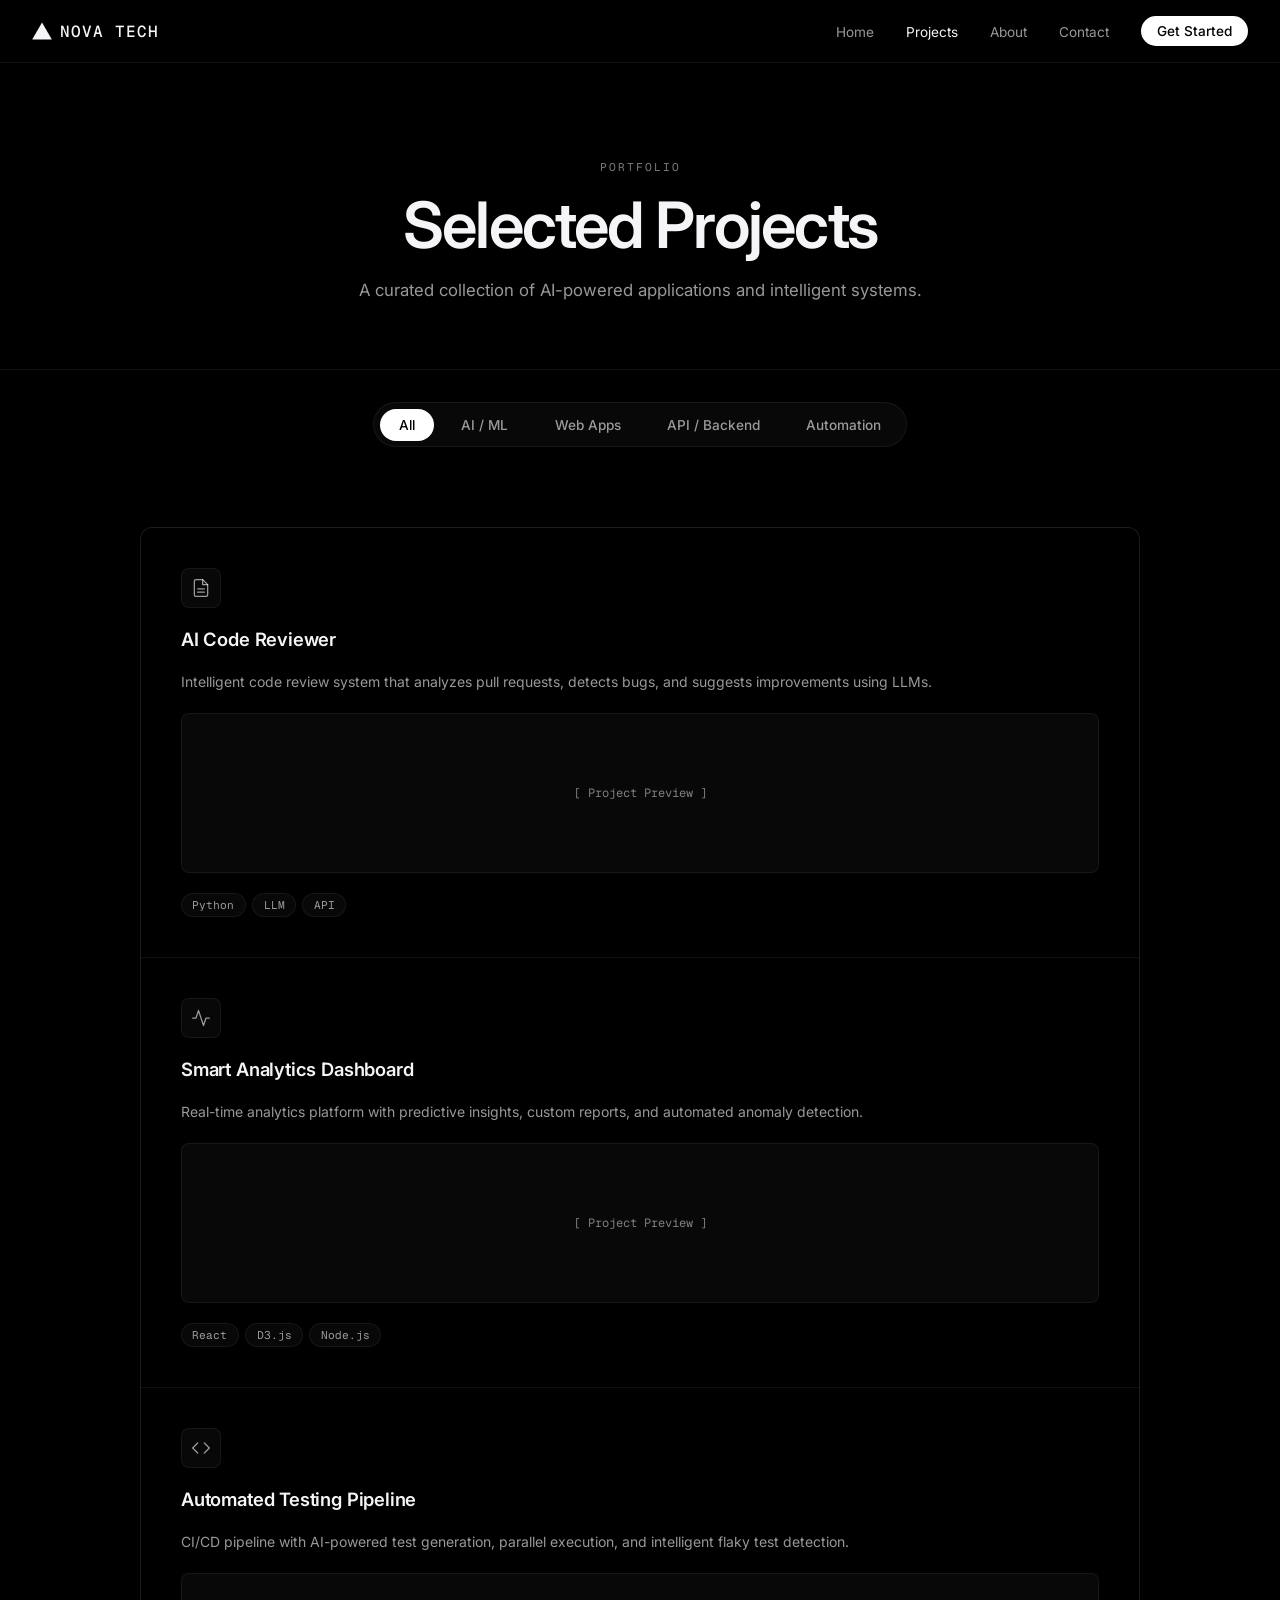
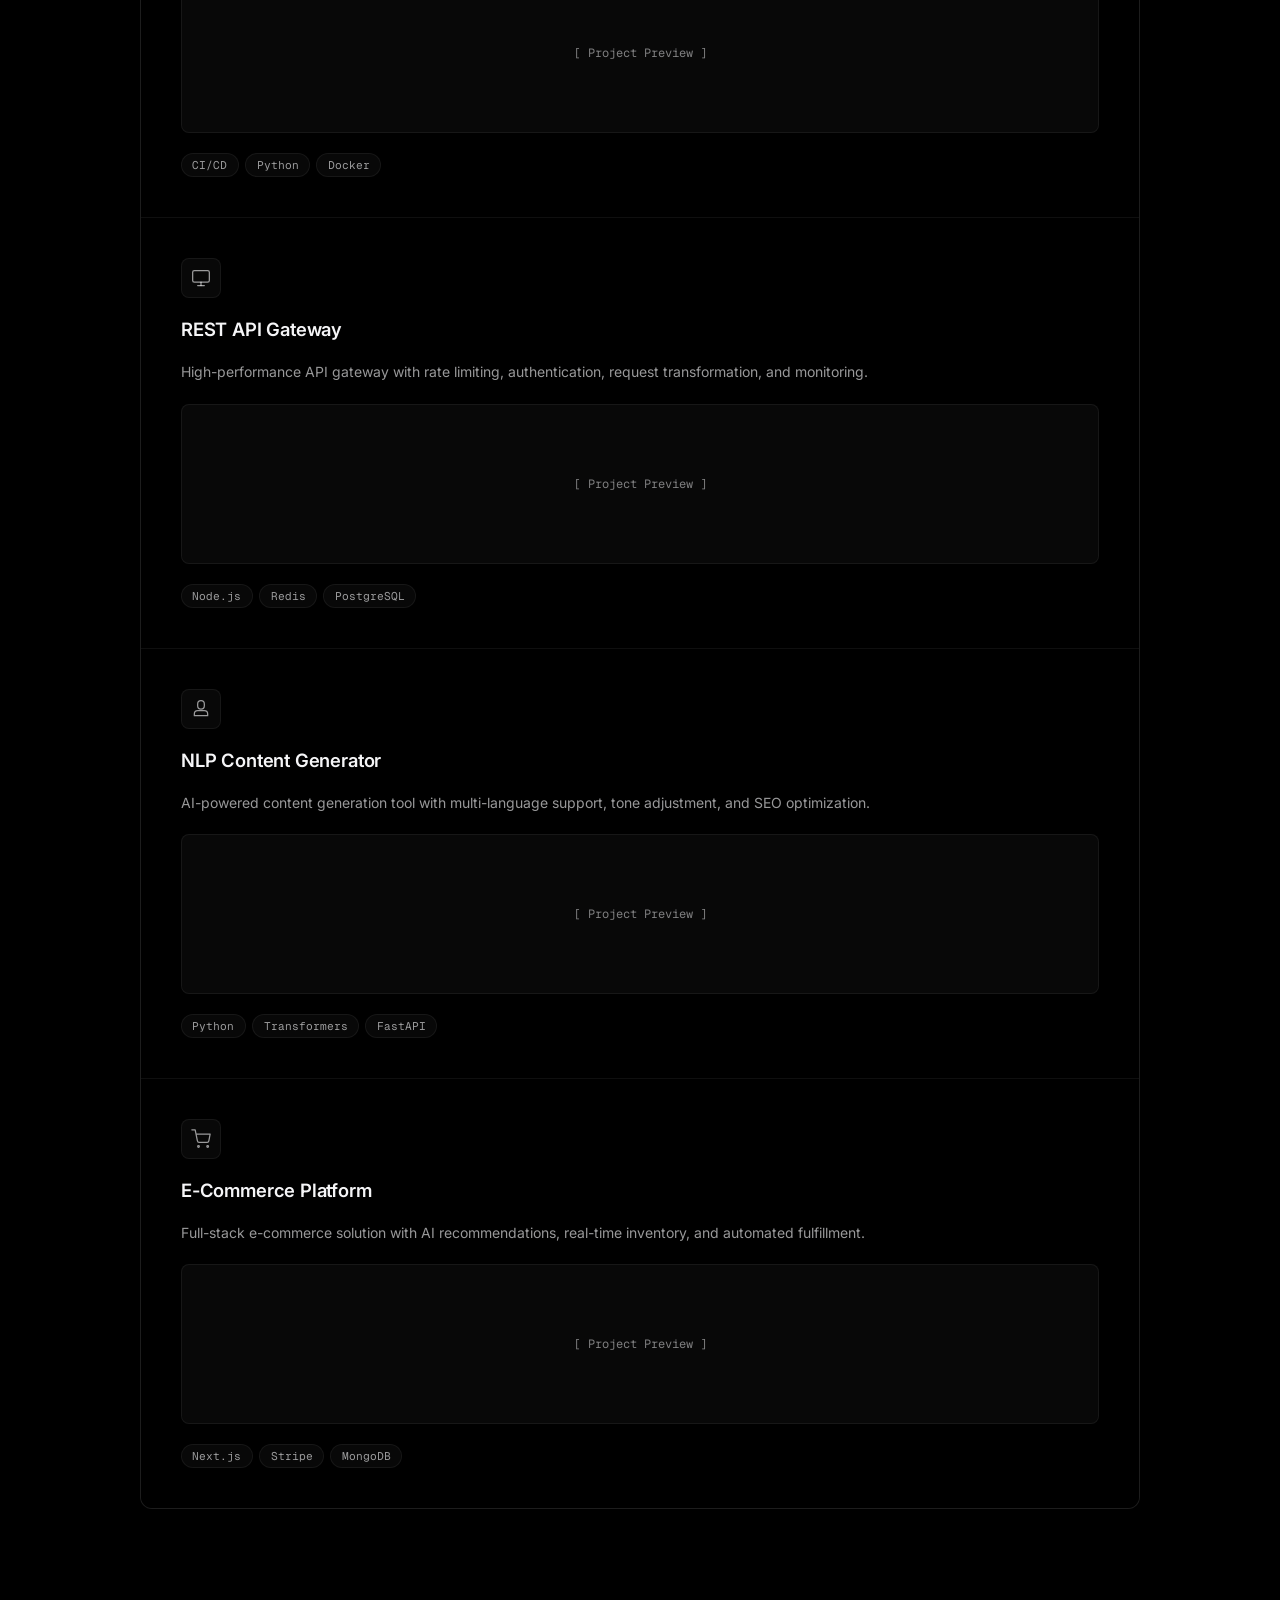
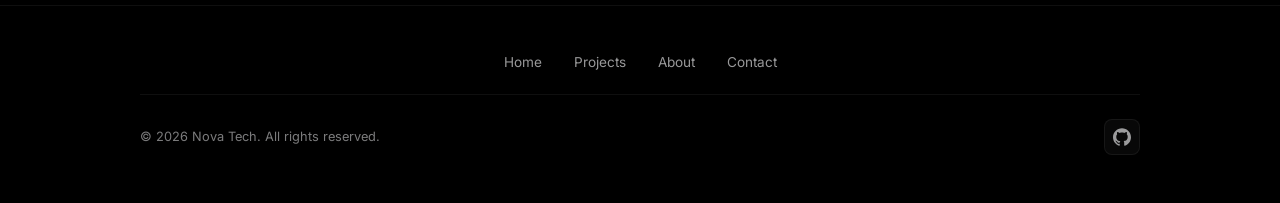
<file: projects.html>
<!DOCTYPE html>
<html lang="en">
<head>
    <meta charset="UTF-8">
    <meta name="viewport" content="width=device-width, initial-scale=1.0">
    <meta name="description" content="Explore Nova Tech's AI-powered projects. From custom machine learning models to automated web applications.">
    <meta name="robots" content="index, follow">
    <title>Nova Tech — Projects</title>
    <link rel="canonical" href="https://portfolio-landing-page-psi-three.vercel.app/projects.html">

    <!-- Open Graph / Twitter -->
    <meta property="og:type" content="website">
    <meta property="og:url" content="https://portfolio-landing-page-psi-three.vercel.app/projects.html">
    <meta property="og:title" content="Nova Tech — Projects">
    <meta property="og:description" content="Explore Nova Tech's AI-powered projects. From custom machine learning models to automated web applications.">
    <meta property="og:image" content="https://portfolio-landing-page-psi-three.vercel.app/assets/og-image.png">
    <meta property="twitter:card" content="summary_large_image">
    <meta property="twitter:title" content="Nova Tech — Projects">
    <meta property="twitter:description" content="Explore Nova Tech's AI-powered projects. From custom machine learning models to automated web applications.">
    <meta property="twitter:image" content="https://portfolio-landing-page-psi-three.vercel.app/assets/og-image.png">

    <!-- Favicon / PWA -->
    <link rel="icon" type="image/svg+xml" href="assets/icons/favicon.svg">
    <link rel="manifest" href="manifest.json">
    <meta name="theme-color" content="#000000">

    <!-- Fonts -->
    <link rel="preconnect" href="https://fonts.googleapis.com">
    <link rel="preconnect" href="https://fonts.gstatic.com" crossorigin>
    <link href="https://fonts.googleapis.com/css2?family=Inter:wght@400;500;600;700&family=Geist+Mono:wght@400;500&display=swap" rel="stylesheet">

    <!-- Styles -->
    <link rel="stylesheet" href="css/main.css">
    <link rel="stylesheet" href="css/projects.css">
    <link rel="stylesheet" href="css/responsive.css">
</head>
<body>
    <!-- Navigation -->
    <nav class="nav">
        <a href="index.html" class="nav-logo">
            <svg viewBox="0 0 75 65"><path d="M37.59.25l36.91 64H.69l36.9-64z"/></svg>
            NOVA TECH
        </a>
        <ul class="nav-links">
            <li><a href="index.html">Home</a></li>
            <li><a href="projects.html" class="nav-link-active">Projects</a></li>
            <li><a href="about.html">About</a></li>
            <li><a href="contact.html">Contact</a></li>
            <li><button class="nav-btn" type="button">Get Started</button></li>
        </ul>
        <button class="mobile-menu-btn" id="mobileMenuBtn" aria-label="Toggle menu" aria-controls="mobileMenu" aria-expanded="false">
            <span class="bar bar-1"></span><span class="bar bar-2"></span><span class="bar bar-3"></span>
        </button>
        <div class="mobile-menu" id="mobileMenu" role="dialog" aria-label="Mobile navigation">
            <div class="menu-inner">
                <div class="menu-links">
                    <a href="index.html" class="mobile-menu-link" data-index="0"><span class="link-number">01</span><span class="link-text">Home</span><svg class="link-arrow" viewBox="0 0 24 24" width="16" height="16" fill="none" stroke="currentColor" stroke-width="2" stroke-linecap="round" stroke-linejoin="round"><path d="M5 12h14"/><path d="m12 5 7 7-7 7"/></svg></a>
                    <a href="projects.html" class="mobile-menu-link" data-index="1"><span class="link-number">02</span><span class="link-text">Projects</span><svg class="link-arrow" viewBox="0 0 24 24" width="16" height="16" fill="none" stroke="currentColor" stroke-width="2" stroke-linecap="round" stroke-linejoin="round"><path d="M5 12h14"/><path d="m12 5 7 7-7 7"/></svg></a>
                    <a href="about.html" class="mobile-menu-link" data-index="2"><span class="link-number">03</span><span class="link-text">About</span><svg class="link-arrow" viewBox="0 0 24 24" width="16" height="16" fill="none" stroke="currentColor" stroke-width="2" stroke-linecap="round" stroke-linejoin="round"><path d="M5 12h14"/><path d="m12 5 7 7-7 7"/></svg></a>
                    <a href="contact.html" class="mobile-menu-link" data-index="3"><span class="link-number">04</span><span class="link-text">Contact</span><svg class="link-arrow" viewBox="0 0 24 24" width="16" height="16" fill="none" stroke="currentColor" stroke-width="2" stroke-linecap="round" stroke-linejoin="round"><path d="M5 12h14"/><path d="m12 5 7 7-7 7"/></svg></a>
                </div>
                <div class="menu-bottom">
                    <a href="contact.html" class="mobile-cta-btn"><span class="cta-text">Get Started</span><svg viewBox="0 0 24 24" width="18" height="18" fill="none" stroke="currentColor" stroke-width="2" stroke-linecap="round" stroke-linejoin="round"><path d="M5 12h14"/><path d="m12 5 7 7-7 7"/></svg></a>
                    <div class="menu-divider"></div>
                    <div class="menu-social">
                        <a href="https://github.com/Yunister3" target="_blank" rel="noopener noreferrer" class="menu-social-link" aria-label="GitHub"><svg viewBox="0 0 24 24" width="18" height="18" fill="currentColor"><path d="M12 .297c-6.63 0-12 5.373-12 12 0 5.303 3.438 9.8 8.205 11.385.6.113.82-.258.82-.577 0-.285-.01-1.04-.015-2.04-3.338.724-4.042-1.61-4.042-1.61C4.422 18.07 3.633 17.7 3.633 17.7c-1.087-.744.084-.729.084-.729 1.205.084 1.838 1.236 1.838 1.236 1.07 1.835 2.809 1.305 3.495.998.108-.776.417-1.305.76-1.605-2.665-.3-5.466-1.332-5.466-5.93 0-1.31.465-2.38 1.235-3.22-.135-.303-.54-1.523.105-3.176 0 0 1.005-.322 3.3 1.23.96-.267 1.98-.399 3-.405 1.02.006 2.04.138 3 .405 2.28-1.552 3.285-1.23 3.285-1.23.645 1.653.24 2.873.12 3.176.765.84 1.23 1.91 1.23 3.22 0 4.61-2.805 5.625-5.475 5.92.42.36.81 1.096.81 2.22 0 1.606-.015 2.896-.015 3.286 0 .315.21.69.825.57C20.565 22.092 24 17.592 24 12.297c0-6.627-5.373-12-12-12"/></svg></a>
</div>
                </div>
            </div>
        </div>
    </nav>

    <!-- Page Header -->
    <section class="page-header">
        <div class="page-header-content">
            <span class="section-label">Portfolio</span>
            <h1 class="page-title">Selected Projects</h1>
            <p class="page-desc">A curated collection of AI-powered applications and intelligent systems.</p>
        </div>
    </section>

    <!-- Filter Tabs -->
    <section class="filter-section">
        <div class="filter-tabs">
            <button class="filter-tab active" data-filter="all">All</button>
            <button class="filter-tab" data-filter="ai">AI / ML</button>
            <button class="filter-tab" data-filter="web">Web Apps</button>
            <button class="filter-tab" data-filter="api">API / Backend</button>
            <button class="filter-tab" data-filter="automation">Automation</button>
        </div>
    </section>

    <!-- Projects Grid -->
    <section class="projects-section">
        <div class="projects-grid" id="projectsGrid">
            <!-- Projects will be loaded dynamically -->
        </div>
    </section>

    <!-- Footer -->
    <footer class="footer">
        <div class="footer-content">
            <div class="footer-links">
                <a href="index.html">Home</a>
                <a href="projects.html">Projects</a>
                <a href="about.html">About</a>
                <a href="contact.html">Contact</a>
            </div>
            <div class="footer-bottom">
                <p class="footer-text">&copy; <span data-copy-year>2026</span> Nova Tech. All rights reserved.</p>
                <div class="footer-social">
                                        <a href="https://github.com/Yunister3" target="_blank" rel="noopener noreferrer" class="footer-social-link" aria-label="GitHub">
                        <svg viewBox="0 0 24 24" width="18" height="18" fill="currentColor"><path d="M12 .297c-6.63 0-12 5.373-12 12 0 5.303 3.438 9.8 8.205 11.385.6.113.82-.258.82-.577 0-.285-.01-1.04-.015-2.04-3.338.724-4.042-1.61-4.042-1.61C4.422 18.07 3.633 17.7 3.633 17.7c-1.087-.744.084-.729.084-.729 1.205.084 1.838 1.236 1.838 1.236 1.07 1.835 2.809 1.305 3.495.998.108-.776.417-1.305.76-1.605-2.665-.3-5.466-1.332-5.466-5.93 0-1.31.465-2.38 1.235-3.22-.135-.303-.54-1.523.105-3.176 0 0 1.005-.322 3.3 1.23.96-.267 1.98-.399 3-.405 1.02.006 2.04.138 3 .405 2.28-1.552 3.285-1.23 3.285-1.23.645 1.653.24 2.873.12 3.176.765.84 1.23 1.91 1.23 3.22 0 4.61-2.805 5.625-5.475 5.92.42.36.81 1.096.81 2.22 0 1.606-.015 2.896-.015 3.286 0 .315.21.69.825.57C20.565 22.092 24 17.592 24 12.297c0-6.627-5.373-12-12-12"/></svg>
                    </a>
</div>
            </div>
        </div>
    </footer>

    <!-- Scripts -->
    <script src="api-config.js"></script>
    <script src="js/projects.js"></script>
    <script src="js/main.js"></script>
    <script src="js/mobile-menu.js"></script>
</body>
</html>
</file>
<file: css/main.css>
/* ===== RESET ===== */
*, *::before, *::after {
    margin: 0;
    padding: 0;
    box-sizing: border-box;
}

:root {
    --bg: #000000;
    --surface: rgba(255, 255, 255, 0.03);
    --border: rgba(255, 255, 255, 0.06);
    --text: #f5f5f7;
    /* Opacity raised from 0.5/0.3 so both pass WCAG AA (4.5:1) on pure black */
    --text-secondary: rgba(245, 245, 247, 0.62);
    --text-tertiary: rgba(245, 245, 247, 0.5);
}

html { scroll-behavior: smooth; }

body {
    font-family: 'Inter', -apple-system, BlinkMacSystemFont, sans-serif;
    background: var(--bg);
    color: var(--text);
    overflow-x: hidden;
    -webkit-font-smoothing: antialiased;
    -moz-osx-font-smoothing: grayscale;
}

/* ===== NAV ===== */
.nav {
    position: fixed;
    top: 0;
    left: 0;
    right: 0;
    z-index: 100;
    padding: 1rem 2rem;
    display: flex;
    align-items: center;
    justify-content: space-between;
    background: rgba(0, 0, 0, 0.8);
    border-bottom: 1px solid var(--border);
}

.nav-logo {
    font-family: 'Geist Mono', monospace;
    font-size: 1rem;
    font-weight: 500;
    color: var(--text);
    letter-spacing: 1px;
    text-decoration: none;
    display: flex;
    align-items: center;
    gap: 0.5rem;
}

.nav-logo svg { width: 20px; height: 20px; fill: var(--text); }

.nav-links {
    display: flex;
    align-items: center;
    gap: 2rem;
    list-style: none;
}

.nav-links a {
    font-size: 0.85rem;
    color: var(--text-secondary);
    text-decoration: none;
    transition: color 0.2s;
}
.nav-links a:hover { color: var(--text); }

.nav-btn {
    padding: 0.45rem 1rem;
    background: #fff;
    border: none;
    border-radius: 9999px;
    color: #000;
    font-family: 'Inter', sans-serif;
    font-size: 0.85rem;
    font-weight: 500;
    cursor: pointer;
    transition: opacity 0.2s;
}
.nav-btn:hover { opacity: 0.85; }

/* ===== BUTTONS ===== */
.btn {
    display: inline-flex;
    align-items: center;
    gap: 0.4rem;
    padding: 0.65rem 1.4rem;
    border-radius: 9999px;
    font-family: 'Inter', sans-serif;
    font-size: 0.9rem;
    font-weight: 500;
    text-decoration: none;
    cursor: pointer;
    transition: all 0.2s ease;
    border: none;
    white-space: nowrap;
}

.btn svg {
    width: 16px; height: 16px;
    stroke: currentColor; fill: none;
    stroke-width: 2;
    stroke-linecap: round; stroke-linejoin: round;
}

.btn-primary {
    background: #fff;
    color: #000;
}
.btn-primary:hover { background: rgba(255,255,255,0.88); }

.btn-secondary {
    background: transparent;
    color: var(--text);
    border: 1px solid rgba(255,255,255,0.15);
}
.btn-secondary:hover {
    border-color: rgba(255,255,255,0.3);
    background: rgba(255,255,255,0.05);
}

.hero-actions {
    display: flex;
    gap: 0.75rem;
}

/* ===== SECTION COMMON ===== */
.section-label {
    font-family: 'Geist Mono', monospace;
    font-size: 0.7rem;
    letter-spacing: 2px;
    text-transform: uppercase;
    color: var(--text-tertiary);
    margin-bottom: 1rem;
    display: block;
}

.section-title {
    font-size: clamp(1.8rem, 3.5vw, 2.5rem);
    font-weight: 600;
    letter-spacing: -0.02em;
    margin-bottom: 0.75rem;
}

.section-desc {
    font-size: 1rem;
    color: var(--text-secondary);
    max-width: 480px;
    margin: 0 auto;
    line-height: 1.7;
}

/* ===== GRID LAYOUT (Vercel style) ===== */
.grid-container {
    display: grid;
    gap: 1px;
    max-width: 1000px;
    margin: 0 auto;
    background: var(--border);
    border: 1px solid var(--border);
    border-radius: 12px;
    overflow: hidden;
}

.grid-item {
    background: var(--bg);
}

/* ===== FOOTER ===== */
.footer {
    padding: 3rem 2rem;
    text-align: center;
    border-top: 1px solid var(--border);
}

.footer-content {
    max-width: 1000px;
    margin: 0 auto;
}

.footer-links {
    display: flex;
    justify-content: center;
    gap: 2rem;
    margin-bottom: 1.5rem;
}

.footer-links a {
    font-size: 0.85rem;
    color: var(--text-secondary);
    text-decoration: none;
    transition: color 0.2s;
}

.footer-links a:hover {
    color: var(--text);
}

.footer-bottom {
    display: flex;
    justify-content: space-between;
    align-items: center;
    padding-top: 1.5rem;
    border-top: 1px solid var(--border);
}

.footer-text {
    font-size: 0.8rem;
    color: var(--text-tertiary);
}

.footer-social {
    display: flex;
    gap: 1rem;
}

.footer-social-link {
    display: flex;
    align-items: center;
    justify-content: center;
    width: 36px;
    height: 36px;
    border-radius: 8px;
    background: var(--surface);
    border: 1px solid var(--border);
    color: var(--text-secondary);
    transition: all 0.2s ease;
}

.footer-social-link:hover {
    background: rgba(255, 255, 255, 0.06);
    border-color: rgba(255, 255, 255, 0.12);
    color: var(--text);
}

.footer-social-link svg {
    fill: currentColor;
}

/* ===== REDUCED MOTION ===== */
@media (prefers-reduced-motion: reduce) {
    html {
        scroll-behavior: auto;
    }

    *,
    *::before,
    *::after {
        animation-duration: 0.01ms !important;
        animation-iteration-count: 1 !important;
        transition-duration: 0.01ms !important;
    }
}
</file>
<file: css/hero.css>
/* ===== HERO ===== */
.hero {
    min-height: 100vh;
    display: flex;
    flex-direction: column;
    align-items: center;
    justify-content: center;
    position: relative;
    padding: 8rem 2rem 4rem;
    overflow: hidden;
}

/* Dark overlay */
.hero-darkness {
    position: absolute;
    inset: 0;
    z-index: 1;
    pointer-events: none;
    background: #000;
}

/* Hero content */
.hero-content {
    position: relative;
    z-index: 10;
    display: flex;
    align-items: center;
    justify-content: space-between;
    gap: 3rem;
    max-width: 1200px;
    width: 100%;
}

/* Left text */
.hero-text {
    flex: 1;
    max-width: 480px;
    min-width: 300px;
}

.hero-headline {
    font-size: clamp(2.5rem, 5vw, 4rem);
    font-weight: 600;
    line-height: 1.1;
    letter-spacing: -0.03em;
    margin-bottom: 1.5rem;
}

.hero-headline .line {
    display: block;
}

/* Reserve vertical space so the headline doesn't jump while the
   typing effect fills the second line (CLS fix) */
.hero-headline .line:nth-child(2) {
    min-height: 1.1em;
}

/* Center — interactive dots grid (24x24 pixel art monitor).
   Sits on the right where the old tagline column used to be. */
.hero-dots {
    position: relative;
    z-index: 10;
    display: grid;
    grid-template-columns: repeat(24, 1fr);
    grid-template-rows: repeat(24, 1fr);
    gap: 1px;
    width: min(320px, 36vw);
    height: min(320px, 36vw);
    justify-items: stretch;
    align-items: stretch;
    padding: 10px;
    box-sizing: content-box;
    flex-shrink: 0;
    border-radius: 12px;
    border: 1px solid rgba(255, 255, 255, 0.06);
    /* Finger drags on the grid steer the beam instead of scrolling */
    touch-action: none;
    overflow: hidden;
    background: rgba(255, 255, 255, 0.01);
}

.dot {
    width: 100%;
    height: 100%;
    border-radius: 2px;
    background: rgba(255, 255, 255, 0.04);
    position: relative;
    cursor: pointer;
    transition: background 0.3s ease, box-shadow 0.3s ease, transform 0.2s ease;
}
</file>
<file: css/features.css>
/* ===== FEATURES ===== */
.features {
    padding: 6rem 2rem;
    border-top: 1px solid var(--border);
}

.features-header {
    text-align: center;
    margin-bottom: 4rem;
}

.features-grid {
    grid-template-columns: repeat(auto-fit, minmax(280px, 1fr));
}

.feature-card {
    padding: 2.5rem 2rem;
    transition: background 0.3s;
}
.feature-card:hover { background: rgba(255,255,255,0.02); }

.feature-icon {
    width: 36px; height: 36px;
    border-radius: 8px;
    background: var(--surface);
    border: 1px solid var(--border);
    display: flex;
    align-items: center;
    justify-content: center;
    margin-bottom: 1.25rem;
}
.feature-icon svg {
    width: 18px; height: 18px;
    stroke: var(--text-secondary); fill: none;
    stroke-width: 1.5;
    stroke-linecap: round; stroke-linejoin: round;
}

.feature-title {
    font-size: 1rem;
    font-weight: 600;
    margin-bottom: 0.5rem;
}

.feature-desc {
    font-size: 0.875rem;
    color: var(--text-secondary);
    line-height: 1.65;
}
</file>
<file: css/stats.css>
/* ===== STATS ===== */
.stats {
    padding: 5rem 2rem;
    border-top: 1px solid var(--border);
}

.stats-grid {
    grid-template-columns: repeat(4, 1fr);
    max-width: 900px;
}

.stat-item {
    padding: 2.5rem 1.5rem;
    text-align: center;
}

.stat-number {
    font-family: 'Geist Mono', monospace;
    font-size: clamp(2rem, 3.5vw, 3rem);
    font-weight: 600;
    line-height: 1;
    margin-bottom: 0.4rem;
}

.stat-label {
    font-size: 0.8rem;
    color: var(--text-tertiary);
}

/* ===== CTA ===== */
.cta-section {
    padding: 8rem 2rem;
    text-align: center;
    border-top: 1px solid var(--border);
}

.cta-title {
    font-size: clamp(2rem, 4vw, 3rem);
    font-weight: 600;
    letter-spacing: -0.02em;
    margin-bottom: 1rem;
}

.cta-section {
    display: flex;
    flex-direction: column;
    align-items: center;
    text-align: center;
}

.cta-desc {
    font-size: 1.05rem;
    color: var(--text-secondary);
    max-width: 460px;
    margin: 0 auto 2.5rem;
    line-height: 1.7;
}

.cta-section .hero-actions {
    justify-content: center;
}
</file>
<file: css/responsive.css>
/* ===== RESPONSIVE ===== */

/* ===== TABLET (max-width: 900px) ===== */
@media (max-width: 900px) {
    .hero-content {
        flex-direction: column;
        gap: 2rem;
    }
    .hero-text {
        text-align: center;
        max-width: 100%;
    }
    .hero-actions {
        justify-content: center;
    }

    /* About page */
    .about-grid {
        grid-template-columns: 1fr;
        gap: 3rem;
    }
    .about-content {
        padding: 4rem 1.5rem;
    }

    /* Contact page */
    .contact-content {
        grid-template-columns: 1fr;
        gap: 3rem;
    }
    .contact-info {
        position: static;
    }
    .contact-section {
        padding: 7rem 1.5rem 4rem;
    }
}

/* ===== MOBILE (max-width: 768px) ===== */
@media (max-width: 768px) {
    /* Hide desktop nav links */
    .nav-links { display: none; }

    /* ===== HAMBURGER BUTTON ===== */
    .mobile-menu-btn {
        display: flex;
        flex-direction: column;
        align-items: center;
        justify-content: center;
        gap: 5px;
        background: rgba(255, 255, 255, 0.04);
        border: 1px solid rgba(255, 255, 255, 0.08);
        cursor: pointer;
        padding: 10px;
        z-index: 101;
        border-radius: 10px;
        width: 42px;
        height: 42px;
        transition: all 0.3s cubic-bezier(0.4, 0, 0.2, 1);
        backdrop-filter: blur(8px);
        -webkit-backdrop-filter: blur(8px);
    }
    .mobile-menu-btn:hover {
        background: rgba(255, 255, 255, 0.08);
        border-color: rgba(255, 255, 255, 0.15);
    }
    .mobile-menu-btn:active {
        transform: scale(0.92);
    }
    .mobile-menu-btn .bar {
        display: block;
        width: 18px;
        height: 2px;
        background: var(--text);
        transition: all 0.4s cubic-bezier(0.68, -0.55, 0.27, 1.55);
        border-radius: 2px;
    }
    .bar-1 { transform-origin: center; }
    .bar-2 { transform-origin: center; }
    .bar-3 { transform-origin: center; }

    /* Hamburger to X animation */
    .mobile-menu-btn.active .bar-1 {
        transform: translateY(7px) rotate(45deg);
        background: #fff;
    }
    .mobile-menu-btn.active .bar-2 {
        opacity: 0;
        transform: scaleX(0);
    }
    .mobile-menu-btn.active .bar-3 {
        transform: translateY(-7px) rotate(-45deg);
        background: #fff;
    }

    /* ===== MOBILE MENU OVERLAY ===== */
    .mobile-menu {
        display: none;
        position: fixed;
        top: 0;
        left: 0;
        right: 0;
        bottom: 0;
        z-index: 100;
        flex-direction: column;
        align-items: center;
        justify-content: center;
        opacity: 0;
        transition: opacity 0.5s cubic-bezier(0.4, 0, 0.2, 1);
        /* Gradient background */
        background: 
            radial-gradient(ellipse at 20% 50%, rgba(120, 80, 255, 0.06) 0%, transparent 50%),
            radial-gradient(ellipse at 80% 20%, rgba(255, 100, 150, 0.04) 0%, transparent 50%),
            radial-gradient(ellipse at 50% 80%, rgba(80, 200, 255, 0.04) 0%, transparent 50%),
            rgba(0, 0, 0, 0.97);
        backdrop-filter: blur(20px);
        -webkit-backdrop-filter: blur(20px);
    }
    .mobile-menu.active {
        display: flex;
        opacity: 1;
    }

    /* Inner container */
    .menu-inner {
        display: flex;
        flex-direction: column;
        align-items: center;
        justify-content: space-between;
        height: 100%;
        width: 100%;
        max-width: 400px;
        padding: 6rem 2rem 3rem;
    }



    /* Menu links */
    .menu-links {
        display: flex;
        flex-direction: column;
        gap: 0;
        width: 100%;
    }

    .mobile-menu-link {
        display: flex;
        align-items: center;
        gap: 1rem;
        padding: 1.1rem 1.2rem;
        text-decoration: none;
        color: var(--text-secondary);
        transition: all 0.3s ease;
        border-radius: 12px;
        margin-bottom: 0.25rem;
        position: relative;
        overflow: hidden;
        /* Stagger animation */
        opacity: 0;
        transform: translateY(20px);
    }
    .mobile-menu.active .mobile-menu-link {
        opacity: 1;
        transform: translateY(0);
    }
    .mobile-menu.active .mobile-menu-link:nth-child(1) { transition-delay: 0.1s; }
    .mobile-menu.active .mobile-menu-link:nth-child(2) { transition-delay: 0.18s; }
    .mobile-menu.active .mobile-menu-link:nth-child(3) { transition-delay: 0.26s; }
    .mobile-menu.active .mobile-menu-link:nth-child(4) { transition-delay: 0.34s; }

    /* Hover effect */
    .mobile-menu-link::before {
        content: '';
        position: absolute;
        inset: 0;
        background: linear-gradient(135deg, rgba(255,255,255,0.04) 0%, rgba(255,255,255,0.01) 100%);
        border-radius: 12px;
        border: 1px solid transparent;
        opacity: 0;
        transition: opacity 0.3s ease;
    }
    .mobile-menu-link:hover::before,
    .mobile-menu-link:active::before {
        opacity: 1;
        border-color: rgba(255, 255, 255, 0.06);
    }
    .mobile-menu-link:hover,
    .mobile-menu-link:active {
        color: var(--text);
    }

    /* Link number */
    .link-number {
        font-family: 'Geist Mono', monospace;
        font-size: 0.7rem;
        color: var(--text-tertiary);
        min-width: 24px;
        transition: color 0.3s ease;
    }
    .mobile-menu-link:hover .link-number {
        color: var(--text-secondary);
    }

    /* Link text */
    .link-text {
        font-size: 1.4rem;
        font-weight: 600;
        letter-spacing: -0.02em;
        flex: 1;
        transition: all 0.3s ease;
    }

    /* Link arrow */
    .link-arrow {
        color: var(--text-tertiary);
        transition: all 0.3s cubic-bezier(0.4, 0, 0.2, 1);
        transform: translateX(-4px);
    }
    .mobile-menu-link:hover .link-arrow {
        color: var(--text);
        transform: translateX(0);
    }

    /* Active link (current page) */
    .mobile-menu-link.active-link {
        color: var(--text);
    }
    .mobile-menu-link.active-link .link-number {
        color: rgba(180, 140, 255, 0.8);
    }
    .mobile-menu-link.active-link::after {
        content: '';
        position: absolute;
        right: 1.2rem;
        top: 50%;
        transform: translateY(-50%);
        width: 6px;
        height: 6px;
        border-radius: 50%;
        background: rgba(180, 140, 255, 0.6);
        box-shadow: 0 0 8px rgba(180, 140, 255, 0.3);
    }

    /* Menu bottom section */
    .menu-bottom {
        display: flex;
        flex-direction: column;
        align-items: center;
        gap: 1.5rem;
        width: 100%;
        /* Stagger animation */
        opacity: 0;
        transform: translateY(20px);
    }
    .mobile-menu.active .menu-bottom {
        opacity: 1;
        transform: translateY(0);
        transition: all 0.5s cubic-bezier(0.4, 0, 0.2, 1) 0.42s;
    }

    /* CTA Button */
    .mobile-cta-btn {
        display: inline-flex;
        align-items: center;
        justify-content: center;
        gap: 0.5rem;
        padding: 0.85rem 2.5rem;
        background: #fff;
        color: #000;
        font-family: 'Inter', sans-serif;
        font-size: 0.95rem;
        font-weight: 600;
        text-decoration: none;
        border-radius: 9999px;
        cursor: pointer;
        border: none;
        transition: all 0.3s cubic-bezier(0.4, 0, 0.2, 1);
        width: 100%;
        max-width: 260px;
        letter-spacing: -0.01em;
    }
    .mobile-cta-btn:hover {
        background: rgba(255, 255, 255, 0.92);
        transform: scale(1.02);
    }
    .mobile-cta-btn:active {
        transform: scale(0.98);
    }
    .mobile-cta-btn svg {
        transition: transform 0.3s ease;
    }
    .mobile-cta-btn:hover svg {
        transform: translateX(3px);
    }

    /* Divider */
    .menu-divider {
        width: 100%;
        height: 1px;
        background: linear-gradient(90deg, transparent, rgba(255,255,255,0.08), transparent);
    }

    /* Social links */
    .menu-social {
        display: flex;
        gap: 0.75rem;
    }
    .menu-social-link {
        display: flex;
        align-items: center;
        justify-content: center;
        width: 40px;
        height: 40px;
        border-radius: 10px;
        background: rgba(255, 255, 255, 0.04);
        border: 1px solid rgba(255, 255, 255, 0.06);
        color: var(--text-secondary);
        transition: all 0.3s ease;
        text-decoration: none;
    }
    .menu-social-link:hover {
        background: rgba(255, 255, 255, 0.08);
        border-color: rgba(255, 255, 255, 0.12);
        color: var(--text);
        transform: translateY(-2px);
    }

    /* Hero adjustments */
    .hero { padding: 7rem 1.5rem 3rem; }
    .hero-content {
        flex-direction: column;
        gap: 1.5rem;
        align-items: center;
    }
    /* The big grid scales down safely on narrow screens */
    .hero-dots {
        order: 1;
        width: min(280px, 78vw);
        height: min(280px, 78vw);
    }
    .hero-text { order: 2; }
    .hero-actions { flex-direction: column; }
    .btn { width: 100%; justify-content: center; }

    /* Features */
    .features { padding: 4rem 1rem; }
    .features-grid { grid-template-columns: 1fr; }

    /* Stats */
    .stats-grid { grid-template-columns: repeat(2, 1fr); }
    .stat-item { padding: 2rem 1rem; }

    /* Page headers */
    .page-header,
    .about-header {
        padding: 8rem 1.5rem 3rem;
    }
    .page-title,
    .about-title {
        font-size: 2.2rem;
    }
    .page-desc {
        font-size: 0.95rem;
    }

    /* Filter tabs - scrollable */
    .filter-section {
        padding: 1.5rem 1rem;
    }
    .filter-tabs {
        width: 100%;
        overflow-x: auto;
        -webkit-overflow-scrolling: touch;
        scrollbar-width: none;
        -ms-overflow-style: none;
        justify-content: flex-start;
    }
    .filter-tabs::-webkit-scrollbar {
        display: none;
    }
    .filter-tab {
        white-space: nowrap;
        flex-shrink: 0;
        font-size: 0.8rem;
        padding: 0.45rem 1rem;
    }

    /* Projects grid - single column */
    .projects-section {
        padding: 2rem 1rem 4rem;
    }
    .projects-grid {
        grid-template-columns: 1fr;
    }
    .project-card {
        padding: 1.5rem;
    }
    .project-preview {
        height: 140px;
    }

    /* About page */
    .about-content {
        padding: 3rem 1.5rem;
    }
    .about-stats {
        gap: 2rem;
        flex-wrap: wrap;
    }
    .about-stat-number {
        font-size: 1.6rem;
    }
    .about-cta {
        flex-direction: column;
    }
    .about-cta .btn {
        width: 100%;
        justify-content: center;
    }
    .about-skills h3 {
        margin-bottom: 1.5rem;
    }
    .skills-category {
        margin-bottom: 1.5rem;
    }

    /* Timeline */
    .timeline-section {
        padding: 4rem 1.5rem 6rem;
    }
    .timeline-header {
        margin-bottom: 3rem;
    }
    .timeline {
        padding-left: 2rem;
    }
    .timeline::before {
        left: 0;
    }
    .timeline-dot {
        left: -2.35rem;
    }
    .timeline-item {
        padding-bottom: 2rem;
    }

    /* Contact page */
    .contact-section {
        padding: 7rem 1.5rem 3rem;
        min-height: auto;
    }
    .contact-title {
        font-size: 2.2rem;
    }
    .contact-desc {
        margin-bottom: 2rem;
        font-size: 0.9rem;
    }
    .contact-methods {
        gap: 0.75rem;
    }
    .contact-method {
        padding: 0.85rem;
    }
    .contact-form-wrapper {
        padding: 1.5rem;
    }
    .contact-form {
        gap: 1.2rem;
    }

    /* Footer */
    .footer {
        padding: 2.5rem 1.5rem;
    }
    .footer-links {
        flex-wrap: wrap;
        gap: 1.2rem;
    }
    .footer-bottom {
        flex-direction: column;
        gap: 1rem;
        padding-top: 1.5rem;
    }
}

/* ===== SMALL MOBILE (max-width: 380px) ===== */
@media (max-width: 380px) {
    .page-header,
    .about-header {
        padding: 7rem 1rem 2.5rem;
    }
    .page-title,
    .about-title {
        font-size: 1.9rem;
    }
    .projects-section {
        padding: 1.5rem 0.75rem 3rem;
    }
    .project-card {
        padding: 1.25rem;
    }
    .contact-section {
        padding: 6rem 1rem 2.5rem;
    }
    .contact-form-wrapper {
        padding: 1.25rem;
    }
    .about-content {
        padding: 2.5rem 1rem;
    }
    .about-stats {
        gap: 1.5rem;
    }
    .timeline-section {
        padding: 3rem 1rem 5rem;
    }
    .footer {
        padding: 2rem 1rem;
    }
    .menu-inner {
        padding: 5.5rem 1.5rem 2.5rem;
    }
    .link-text {
        font-size: 1.25rem;
    }
}

/* Show mobile menu button only on mobile */
@media (min-width: 769px) {
    .mobile-menu-btn,
    .mobile-menu {
        display: none !important;
    }
}
</file>
<file: css/about.css>
/* ===== ABOUT PAGE ===== */
.about-header {
    padding: 10rem 2rem 4rem;
    text-align: center;
    border-bottom: 1px solid var(--border);
}

.about-header-content {
    max-width: 700px;
    margin: 0 auto;
}

.about-title {
    font-size: clamp(2.5rem, 5vw, 4rem);
    font-weight: 600;
    letter-spacing: -0.03em;
    line-height: 1.1;
}

.accent {
    background: linear-gradient(135deg, #fff 0%, rgba(255,255,255,0.6) 100%);
    -webkit-background-clip: text;
    -webkit-text-fill-color: transparent;
    background-clip: text;
}

/* ===== ABOUT CONTENT ===== */
.about-content {
    padding: 6rem 2rem;
}

.about-grid {
    display: grid;
    grid-template-columns: 1fr 1fr;
    gap: 6rem;
    max-width: 1000px;
    margin: 0 auto;
}

.about-text h2 {
    font-size: 1.5rem;
    font-weight: 600;
    margin-bottom: 1rem;
    letter-spacing: -0.01em;
}

.about-text p {
    font-size: 0.95rem;
    color: var(--text-secondary);
    line-height: 1.75;
    max-width: 440px;
}

/* About Stats */
.about-stats {
    display: flex;
    gap: 3rem;
    margin: 3rem 0;
    padding: 2rem 0;
    border-top: 1px solid var(--border);
    border-bottom: 1px solid var(--border);
}

.about-stat {
    display: flex;
    flex-direction: column;
    gap: 0.4rem;
}

.about-stat-number {
    font-family: 'Geist Mono', monospace;
    font-size: 2rem;
    font-weight: 600;
}

.about-stat-label {
    font-size: 0.8rem;
    color: var(--text-tertiary);
}

/* About CTA */
.about-cta {
    display: flex;
    gap: 0.75rem;
}

/* Skills */
.about-skills h3 {
    font-size: 0.7rem;
    font-weight: 600;
    letter-spacing: 2px;
    text-transform: uppercase;
    color: var(--text-tertiary);
    margin-bottom: 2rem;
}

.skills-category {
    margin-bottom: 2rem;
}

.skills-category h4 {
    font-size: 0.85rem;
    font-weight: 600;
    margin-bottom: 0.75rem;
    color: var(--text);
}

.skills-list {
    display: flex;
    flex-wrap: wrap;
    gap: 0.4rem;
}

.skill-tag {
    padding: 0.35rem 0.75rem;
    background: var(--surface);
    border: 1px solid var(--border);
    border-radius: 9999px;
    font-family: 'Geist Mono', monospace;
    font-size: 0.75rem;
    color: var(--text-secondary);
    transition: all 0.2s ease;
}

.skill-tag:hover {
    background: rgba(255, 255, 255, 0.06);
    border-color: rgba(255, 255, 255, 0.12);
    color: var(--text);
}

/* ===== TIMELINE ===== */
.timeline-section {
    padding: 6rem 2rem 8rem;
    border-top: 1px solid var(--border);
}

.timeline-header {
    text-align: center;
    margin-bottom: 4rem;
}

.timeline {
    max-width: 600px;
    margin: 0 auto;
    position: relative;
    padding-left: 3rem;
}

.timeline::before {
    content: '';
    position: absolute;
    left: 0;
    top: 0;
    bottom: 0;
    width: 1px;
    background: var(--border);
}

.timeline-item {
    position: relative;
    padding-bottom: 3rem;
}

.timeline-item:last-child {
    padding-bottom: 0;
}

.timeline-dot {
    position: absolute;
    left: -3.35rem;
    top: 0.3rem;
    width: 8px;
    height: 8px;
    border-radius: 50%;
    background: var(--text-tertiary);
    border: 2px solid var(--bg);
}

.timeline-item:first-child .timeline-dot {
    background: #fff;
    box-shadow: 0 0 8px rgba(255, 255, 255, 0.3);
}

.timeline-date {
    font-family: 'Geist Mono', monospace;
    font-size: 0.75rem;
    color: var(--text-tertiary);
    display: block;
    margin-bottom: 0.5rem;
}

.timeline-title {
    font-size: 1.1rem;
    font-weight: 600;
    margin-bottom: 0.4rem;
}

.timeline-desc {
    font-size: 0.875rem;
    color: var(--text-secondary);
    line-height: 1.65;
}

/* ===== ABOUT MOBILE ===== */
@media (max-width: 768px) {
    .about-header {
        padding: 8rem 1.5rem 3rem;
    }

    .about-title {
        font-size: 2.2rem;
    }

    .about-grid {
        grid-template-columns: 1fr;
        gap: 3rem;
    }

    .about-content {
        padding: 3rem 1.5rem;
    }

    .about-stats {
        gap: 2rem;
        flex-wrap: wrap;
        margin: 2.5rem 0;
    }

    .about-stat-number {
        font-size: 1.6rem;
    }

    .about-stat-label {
        font-size: 0.72rem;
    }

    .about-cta {
        flex-direction: column;
        gap: 0.6rem;
    }

    .about-cta .btn {
        width: 100%;
        justify-content: center;
    }

    .about-skills h3 {
        font-size: 0.65rem;
        letter-spacing: 1.5px;
        margin-bottom: 1.5rem;
    }

    .skills-category {
        margin-bottom: 1.5rem;
    }

    .skills-category h4 {
        font-size: 0.8rem;
        margin-bottom: 0.6rem;
    }

    .skill-tag {
        font-size: 0.7rem;
        padding: 0.3rem 0.65rem;
    }

    .timeline-section {
        padding: 4rem 1.5rem 6rem;
    }

    .timeline-header {
        margin-bottom: 3rem;
    }

    .section-title {
        font-size: 1.8rem;
    }

    .timeline {
        padding-left: 2rem;
        max-width: 100%;
    }

    .timeline::before {
        left: 0;
    }

    .timeline-dot {
        left: -2.35rem;
        width: 6px;
        height: 6px;
    }

    .timeline-item {
        padding-bottom: 2rem;
    }

    .timeline-date {
        font-size: 0.7rem;
    }

    .timeline-title {
        font-size: 1rem;
    }

    .timeline-desc {
        font-size: 0.82rem;
    }
}
</file>
<file: css/contact.css>
/* ===== CONTACT PAGE ===== */
.contact-section {
    min-height: 100vh;
    padding: 8rem 2rem 6rem;
}

.contact-content {
    display: grid;
    grid-template-columns: 1fr 1fr;
    gap: 6rem;
    max-width: 1000px;
    margin: 0 auto;
    align-items: start;
}

.contact-info {
    position: sticky;
    top: 8rem;
}

.contact-title {
    font-size: clamp(2.5rem, 4vw, 3.5rem);
    font-weight: 600;
    letter-spacing: -0.03em;
    line-height: 1.1;
    margin-bottom: 1rem;
}

.contact-desc {
    font-size: 0.95rem;
    color: var(--text-secondary);
    line-height: 1.75;
    margin-bottom: 3rem;
    max-width: 400px;
}

/* Contact Methods */
.contact-methods {
    display: flex;
    flex-direction: column;
    gap: 1.5rem;
}

.contact-method {
    display: flex;
    align-items: center;
    gap: 1rem;
    padding: 1rem;
    border-radius: 8px;
    border: 1px solid transparent;
    transition: all 0.2s ease;
}

.contact-method:hover {
    background: var(--surface);
    border-color: var(--border);
}

.contact-method-icon {
    width: 36px;
    height: 36px;
    border-radius: 8px;
    background: var(--surface);
    border: 1px solid var(--border);
    display: flex;
    align-items: center;
    justify-content: center;
    flex-shrink: 0;
}

.contact-method-icon svg {
    width: 16px;
    height: 16px;
    stroke: var(--text-secondary);
    fill: none;
    stroke-width: 1.5;
    stroke-linecap: round;
    stroke-linejoin: round;
}

.contact-method-info {
    display: flex;
    flex-direction: column;
    gap: 0.15rem;
}

.contact-method-label {
    font-size: 0.75rem;
    color: var(--text-tertiary);
}

.contact-method-value {
    font-size: 0.9rem;
    color: var(--text);
}

/* ===== CONTACT FORM ===== */
.contact-form-wrapper {
    background: var(--surface);
    border: 1px solid var(--border);
    border-radius: 12px;
    padding: 2.5rem;
}

.contact-form {
    display: flex;
    flex-direction: column;
    gap: 1.5rem;
}

.form-group {
    display: flex;
    flex-direction: column;
    gap: 0.5rem;
}

.form-group label {
    font-size: 0.8rem;
    font-weight: 500;
    color: var(--text-secondary);
}

.form-group input,
.form-group select,
.form-group textarea {
    padding: 0.75rem 1rem;
    background: rgba(255, 255, 255, 0.03);
    border: 1px solid var(--border);
    border-radius: 8px;
    color: var(--text);
    font-family: 'Inter', sans-serif;
    font-size: 0.9rem;
    outline: none;
    transition: all 0.2s ease;
}

.form-group input::placeholder,
.form-group textarea::placeholder {
    color: var(--text-tertiary);
}

.form-group input:focus,
.form-group select:focus,
.form-group textarea:focus {
    border-color: rgba(255, 255, 255, 0.2);
    background: rgba(255, 255, 255, 0.05);
}

.form-group select {
    cursor: pointer;
    appearance: none;
    background-image: url("data:image/svg+xml,%3Csvg xmlns='http://www.w3.org/2000/svg' width='12' height='12' viewBox='0 0 24 24' fill='none' stroke='rgba(245,245,247,0.4)' stroke-width='2' stroke-linecap='round' stroke-linejoin='round'%3E%3Cpolyline points='6 9 12 15 18 9'%3E%3C/polyline%3E%3C/svg%3E");
    background-repeat: no-repeat;
    background-position: right 1rem center;
    padding-right: 2.5rem;
}

.form-group select option {
    background: #111;
    color: var(--text);
}

.form-group textarea {
    resize: vertical;
    min-height: 120px;
}

/* Form Error */
.form-error {
    font-size: 0.75rem;
    color: #ff6b6b;
    min-height: 1rem;
}

/* Submit Button */
.btn-submit {
    width: 100%;
    justify-content: center;
    padding: 0.85rem 1.5rem;
    position: relative;
}

.btn-submit .btn-loading {
    display: none;
    align-items: center;
    justify-content: center;
}

.btn-submit.loading .btn-text {
    display: none;
}

.btn-submit.loading .btn-loading {
    display: flex;
}

.btn-submit.loading {
    pointer-events: none;
    opacity: 0.8;
}

.spinner {
    width: 18px;
    height: 18px;
    animation: spin 1s linear infinite;
}

@keyframes spin {
    to { transform: rotate(360deg); }
}

/* Form Status */
.form-status {
    font-size: 0.85rem;
    text-align: center;
    min-height: 1.5rem;
}

.form-status.success {
    color: #4ade80;
}

.form-status.warning {
    color: #fbbf24;
}

.form-status.error {
    color: #ff6b6b;
}

/* ===== CONTACT MOBILE ENHANCEMENTS ===== */
@media (max-width: 768px) {
    .contact-form-wrapper {
        background: var(--surface);
        border: 1px solid var(--border);
        border-radius: 16px;
        padding: 1.5rem;
        width: 100%;
    }

    .contact-form {
        gap: 1.2rem;
    }

    .form-group label {
        font-size: 0.75rem;
    }

    .form-group input,
    .form-group select,
    .form-group textarea {
        padding: 0.85rem 1rem;
        font-size: 1rem;
        -webkit-appearance: none;
        appearance: none;
        border-radius: 10px;
    }

    .form-group input:focus,
    .form-group select:focus,
    .form-group textarea:focus {
        border-color: rgba(255, 255, 255, 0.3);
        background: rgba(255, 255, 255, 0.06);
    }

    .form-group textarea {
        min-height: 140px;
    }

    .btn-submit {
        padding: 1rem 1.5rem;
        font-size: 1rem;
        border-radius: 12px;
        margin-top: 0.5rem;
        -webkit-tap-highlight-color: transparent;
    }

    .contact-methods {
        gap: 0.75rem;
    }

    .contact-method {
        padding: 0.9rem 1rem;
        border-radius: 10px;
    }

    .contact-method-icon {
        width: 38px;
        height: 38px;
    }

    .contact-method-value {
        font-size: 0.85rem;
    }
}

/* ===== PROJECTS MOBILE ENHANCEMENTS ===== */
@media (max-width: 768px) {
    .projects-grid {
        border-radius: 14px;
        margin: 0 0.5rem;
        width: calc(100% - 1rem);
    }

    .project-card {
        padding: 1.5rem;
        border-radius: 0;
    }

    .project-card:first-child {
        border-radius: 14px 14px 0 0;
        padding-top: 2rem;
    }

    .project-card:last-child {
        border-radius: 0 0 14px 14px;
        padding-bottom: 2rem;
    }

    .project-title {
        font-size: 1.05rem;
    }

    .project-desc {
        font-size: 0.82rem;
    }

    .project-preview {
        height: 130px;
        border-radius: 6px;
    }

    .project-icon {
        width: 36px;
        height: 36px;
    }

    .project-icon svg {
        width: 18px;
        height: 18px;
    }

    .project-tags {
        gap: 0.35rem;
    }

    .project-tag {
        font-size: 0.65rem;
        padding: 0.2rem 0.55rem;
    }
}

/* ===== ABOUT MOBILE ENHANCEMENTS ===== */
@media (max-width: 768px) {
    .about-skills h3 {
        font-size: 0.65rem;
        letter-spacing: 1.5px;
    }

    .skills-category h4 {
        font-size: 0.8rem;
    }

    .skill-tag {
        font-size: 0.7rem;
        padding: 0.3rem 0.65rem;
    }

    .about-text h2 {
        font-size: 1.3rem;
    }

    .about-text p {
        font-size: 0.88rem;
    }
}

/* ===== FILTER TABS SCROLLABLE ON MOBILE ===== */
@media (max-width: 768px) {
    .filter-section {
        padding: 1.5rem 1rem;
        position: sticky;
        top: 56px;
        z-index: 10;
        background: rgba(0, 0, 0, 0.95);
        backdrop-filter: blur(10px);
        -webkit-backdrop-filter: blur(10px);
    }

    .filter-tabs {
        width: 100%;
        overflow-x: auto;
        -webkit-overflow-scrolling: touch;
        scrollbar-width: none;
        -ms-overflow-style: none;
        justify-content: flex-start;
        padding: 0.3rem;
    }

    .filter-tabs::-webkit-scrollbar {
        display: none;
    }

    .filter-tab {
        white-space: nowrap;
        flex-shrink: 0;
        font-size: 0.8rem;
        padding: 0.45rem 1rem;
    }
}
</file>
<file: css/projects.css>
/* ===== PAGE HEADER (shared by projects, about, contact) ===== */
.page-header {
    padding: 10rem 2rem 4rem;
    text-align: center;
    border-bottom: 1px solid var(--border);
}

.page-header-content {
    max-width: 700px;
    margin: 0 auto;
}

.page-title {
    font-size: clamp(2.5rem, 5vw, 4rem);
    font-weight: 600;
    letter-spacing: -0.03em;
    margin-bottom: 1rem;
    line-height: 1.1;
}

.page-desc {
    font-size: 1.05rem;
    color: var(--text-secondary);
    line-height: 1.7;
}

/* ===== FILTER TABS ===== */
.filter-section {
    padding: 2rem;
    display: flex;
    justify-content: center;
}

.filter-tabs {
    display: flex;
    gap: 0.5rem;
    padding: 0.35rem;
    background: var(--surface);
    border: 1px solid var(--border);
    border-radius: 9999px;
}

.filter-tab {
    padding: 0.5rem 1.2rem;
    background: transparent;
    border: none;
    border-radius: 9999px;
    color: var(--text-secondary);
    font-family: 'Inter', sans-serif;
    font-size: 0.85rem;
    font-weight: 500;
    cursor: pointer;
    transition: all 0.2s ease;
}

.filter-tab:hover {
    color: var(--text);
}

.filter-tab.active {
    background: #fff;
    color: #000;
}

/* ===== PROJECTS GRID ===== */
.projects-section {
    padding: 3rem 2rem 6rem;
}

.projects-grid {
    display: grid;
    gap: 1px;
    max-width: 1000px;
    margin: 0 auto;
    background: var(--border);
    border: 1px solid var(--border);
    border-radius: 12px;
    overflow: hidden;
}

.project-card {
    background: var(--bg);
    padding: 2.5rem;
    display: flex;
    flex-direction: column;
    gap: 1.25rem;
    transition: background 0.3s ease;
    cursor: pointer;
    position: relative;
}

.project-card:hover {
    background: rgba(255, 255, 255, 0.02);
}

.project-card:hover .project-arrow {
    opacity: 1;
    transform: translate(0, 0);
}

.project-card:hover .project-preview {
    border-color: rgba(255, 255, 255, 0.15);
}

.project-header {
    display: flex;
    justify-content: space-between;
    align-items: flex-start;
}

.project-icon {
    width: 40px;
    height: 40px;
    border-radius: 8px;
    background: var(--surface);
    border: 1px solid var(--border);
    display: flex;
    align-items: center;
    justify-content: center;
}

.project-icon svg {
    width: 20px;
    height: 20px;
    stroke: var(--text-secondary);
    fill: none;
    stroke-width: 1.5;
    stroke-linecap: round;
    stroke-linejoin: round;
}

.project-arrow {
    opacity: 0;
    transform: translate(-4px, 4px);
    transition: all 0.3s ease;
    color: var(--text);
}

.project-arrow svg {
    width: 18px;
    height: 18px;
    stroke: currentColor;
    fill: none;
    stroke-width: 2;
    stroke-linecap: round;
    stroke-linejoin: round;
}

.project-title {
    font-size: 1.15rem;
    font-weight: 600;
    letter-spacing: -0.01em;
}

.project-desc {
    font-size: 0.875rem;
    color: var(--text-secondary);
    line-height: 1.65;
}

.project-preview {
    height: 160px;
    border-radius: 8px;
    border: 1px solid var(--border);
    background: var(--surface);
    display: flex;
    align-items: center;
    justify-content: center;
    overflow: hidden;
    position: relative;
}

.project-preview-placeholder {
    font-family: 'Geist Mono', monospace;
    font-size: 0.75rem;
    color: var(--text-tertiary);
}

.project-tags {
    display: flex;
    flex-wrap: wrap;
    gap: 0.4rem;
}

.project-tag {
    padding: 0.25rem 0.65rem;
    background: var(--surface);
    border: 1px solid var(--border);
    border-radius: 9999px;
    font-family: 'Geist Mono', monospace;
    font-size: 0.7rem;
    color: var(--text-secondary);
}

/* ===== FOOTER CONTENT ===== */
.footer-content {
    max-width: 1000px;
    margin: 0 auto;
    text-align: center;
}

.footer-links {
    display: flex;
    justify-content: center;
    gap: 2rem;
    margin-bottom: 1.5rem;
}

.footer-links a {
    font-size: 0.85rem;
    color: var(--text-secondary);
    text-decoration: none;
    transition: color 0.2s;
}

.footer-links a:hover {
    color: var(--text);
}

/* ===== ACTIVE NAV LINK ===== */
.nav-link-active {
    color: var(--text) !important;
}

/* ===== PROJECTS MOBILE ===== */
@media (max-width: 768px) {
    .page-header {
        padding: 8rem 1.5rem 3rem;
    }

    .page-title {
        font-size: 2.2rem;
    }

    .filter-section {
        padding: 1.5rem 1rem;
        position: sticky;
        top: 56px;
        z-index: 10;
        background: rgba(0, 0, 0, 0.95);
        backdrop-filter: blur(10px);
        -webkit-backdrop-filter: blur(10px);
    }

    .filter-tabs {
        width: 100%;
        overflow-x: auto;
        -webkit-overflow-scrolling: touch;
        scrollbar-width: none;
        -ms-overflow-style: none;
        justify-content: flex-start;
    }

    .filter-tabs::-webkit-scrollbar {
        display: none;
    }

    .filter-tab {
        white-space: nowrap;
        flex-shrink: 0;
        font-size: 0.8rem;
        padding: 0.45rem 1rem;
    }

    .projects-section {
        padding: 2rem 0.75rem 4rem;
    }

    .projects-grid {
        grid-template-columns: 1fr;
        margin: 0 0.5rem;
        width: calc(100% - 1rem);
        border-radius: 14px;
    }

    .project-card {
        padding: 1.5rem;
    }

    .project-card:first-child {
        border-radius: 14px 14px 0 0;
        padding-top: 2rem;
    }

    .project-card:last-child {
        border-radius: 0 0 14px 14px;
        padding-bottom: 2rem;
    }

    .project-title {
        font-size: 1.05rem;
    }

    .project-desc {
        font-size: 0.82rem;
    }

    .project-preview {
        height: 130px;
        border-radius: 6px;
    }

    .project-icon {
        width: 36px;
        height: 36px;
    }

    .project-icon svg {
        width: 18px;
        height: 18px;
    }

    .project-tags {
        gap: 0.35rem;
    }

    .project-tag {
        font-size: 0.65rem;
        padding: 0.2rem 0.55rem;
    }
}
</file>
